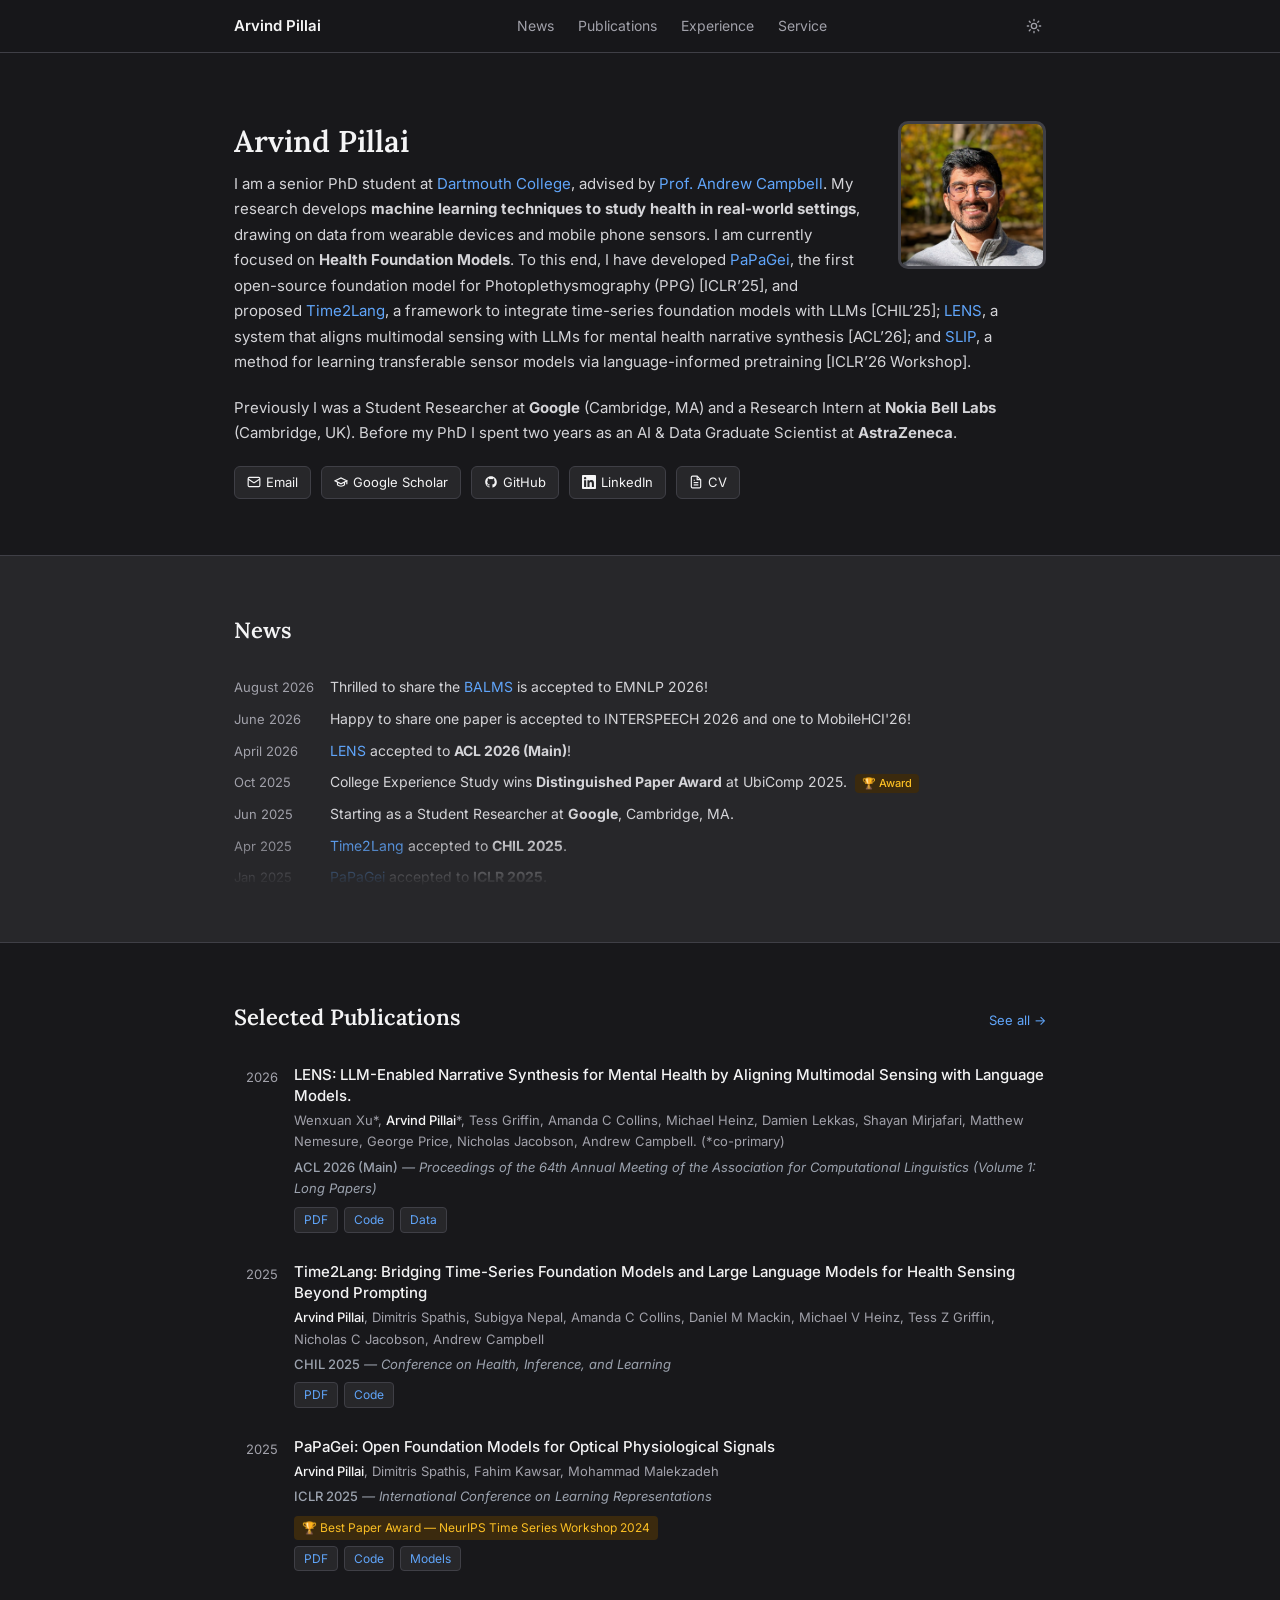
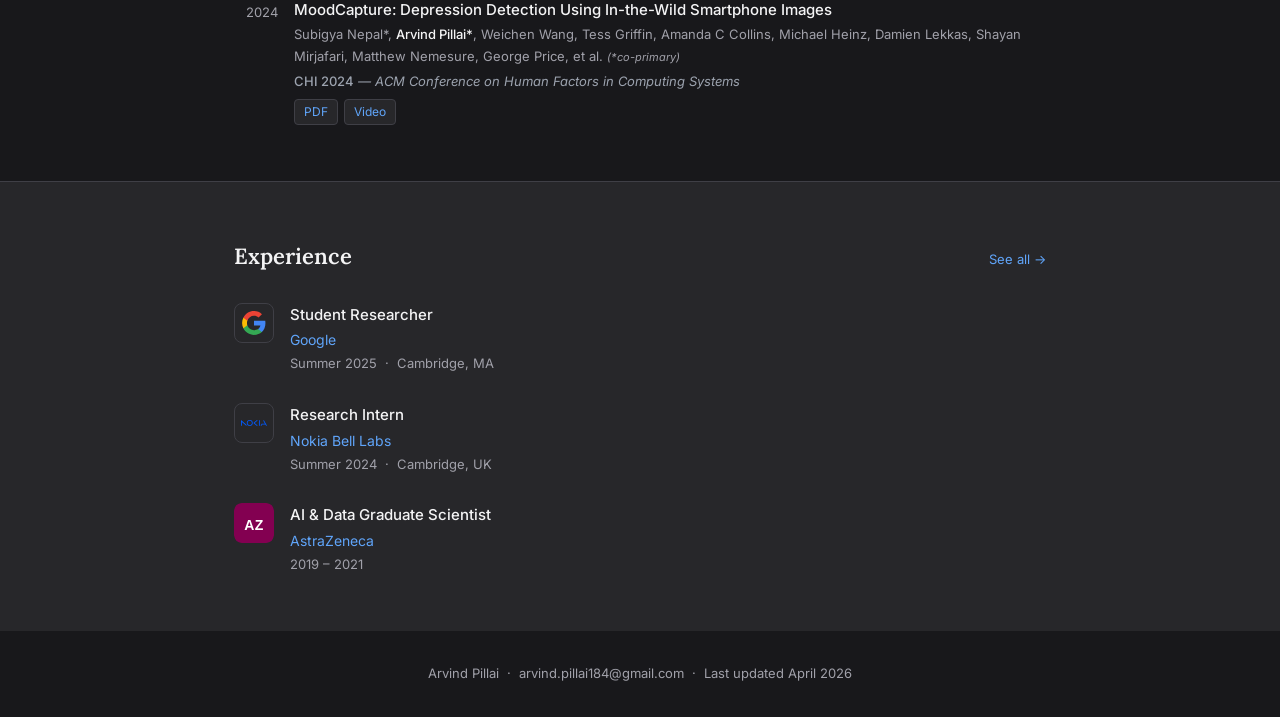
<file: index.html>
<!DOCTYPE html>
<html lang="en">
<head>
  <meta charset="UTF-8" />
  <meta name="viewport" content="width=device-width, initial-scale=1.0" />
  <title>Arvind Pillai</title>
  <link rel="preconnect" href="https://fonts.googleapis.com" />
  <link rel="preconnect" href="https://fonts.gstatic.com" crossorigin />
  <link href="https://fonts.googleapis.com/css2?family=Inter:wght@300;400;500;600&family=Lora:ital,wght@0,400;0,600;1,400&display=swap" rel="stylesheet" />
  <link rel="stylesheet" href="style.css" />
  <script>(function(){var t=localStorage.getItem('theme')||'dark';document.documentElement.setAttribute('data-theme',t);})();</script>
</head>
<body>

<!-- Navigation -->
<nav>
  <div class="nav-inner">
    <a class="nav-name" href="#about">Arvind Pillai</a>
    <div class="nav-links">
      <a href="#news">News</a>
      <a href="publications.html">Publications</a>
      <a href="experience.html">Experience</a>
      <a href="service.html">Service</a>
    </div>
    <button class="theme-toggle" id="theme-toggle" aria-label="Toggle light/dark mode">
      <svg class="icon-sun" width="16" height="16" viewBox="0 0 24 24" fill="none" stroke="currentColor" stroke-width="2" stroke-linecap="round" stroke-linejoin="round"><circle cx="12" cy="12" r="4"/><path d="M12 2v2M12 20v2M4.93 4.93l1.41 1.41M17.66 17.66l1.41 1.41M2 12h2M20 12h2M4.93 19.07l1.41-1.41M17.66 6.34l1.41-1.41"/></svg>
      <svg class="icon-moon" width="16" height="16" viewBox="0 0 24 24" fill="none" stroke="currentColor" stroke-width="2" stroke-linecap="round" stroke-linejoin="round"><path d="M21 12.79A9 9 0 1 1 11.21 3 7 7 0 0 0 21 12.79z"/></svg>
    </button>
  </div>
</nav>

<!-- About -->
<section id="about">
  <div class="container">
    <div class="hero">
      <div class="hero-photo">
        <img src="assets/arvind.jpg" alt="Arvind Pillai" />
      </div>
      <div class="hero-info">
        <h1>Arvind Pillai</h1>
<p class="hero-bio">
          I am a senior PhD student at <a href="https://home.dartmouth.edu" class="accent-link">Dartmouth College</a>,
          advised by <a href="https://www.cs.dartmouth.edu/~campbell/" class="accent-link">Prof. Andrew Campbell</a>.
          My research develops <strong>machine learning techniques to study health in real-world settings</strong>,
          drawing on data from wearable devices and mobile phone sensors. I am currently focused on <strong>Health Foundation Models</strong>.
          To this end, I have developed <a href="https://arxiv.org/abs/2410.20542" class="accent-link">PaPaGei</a>,
          the first open-source foundation model for Photoplethysmography (PPG) [ICLR’25], and proposed <a href="https://arxiv.org/abs/2502.07608" class="accent-link">Time2Lang</a>, a framework to integrate time-series foundation models with LLMs [CHIL’25]; <a href="https://arxiv.org/abs/2512.23025" class="accent-link">LENS</a>, a system that aligns multimodal sensing with LLMs for mental health narrative synthesis [ACL’26]; and <a href="https://arxiv.org/abs/2603.11950" class="accent-link">SLIP</a>, a method for learning transferable sensor models via language-informed pretraining [ICLR’26 Workshop].
        </p>
        <p class="hero-bio" style="margin-bottom:20px">
          Previously I was a Student Researcher at <strong>Google</strong> (Cambridge, MA) and
          a Research Intern at <strong>Nokia Bell Labs</strong> (Cambridge, UK).
          Before my PhD I spent two years as an AI &amp; Data Graduate Scientist at <strong>AstraZeneca</strong>.
        </p>
        <div class="hero-links">
          <a href="mailto:arvind.pillai184@gmail.com">
            <svg width="14" height="14" viewBox="0 0 24 24" fill="none" stroke="currentColor" stroke-width="2"><rect x="2" y="4" width="20" height="16" rx="2"/><path d="m22 7-8.97 5.7a1.94 1.94 0 0 1-2.06 0L2 7"/></svg>
            Email
          </a>
          <a href="https://scholar.google.com/citations?user=XvaYhvEAAAAJ" target="_blank">
            <svg width="14" height="14" viewBox="0 0 24 24" fill="none" stroke="currentColor" stroke-width="2"><path d="M22 10v6M2 10l10-5 10 5-10 5z"/><path d="M6 12v5c3 3 9 3 12 0v-5"/></svg>
            Google Scholar
          </a>
          <a href="https://github.com/arvind1609" target="_blank">
            <svg width="14" height="14" viewBox="0 0 24 24" fill="currentColor"><path d="M12 2C6.477 2 2 6.484 2 12.017c0 4.425 2.865 8.18 6.839 9.504.5.092.682-.217.682-.483 0-.237-.008-.868-.013-1.703-2.782.605-3.369-1.343-3.369-1.343-.454-1.158-1.11-1.466-1.11-1.466-.908-.62.069-.608.069-.608 1.003.07 1.531 1.032 1.531 1.032.892 1.53 2.341 1.088 2.91.832.092-.647.35-1.088.636-1.338-2.22-.253-4.555-1.113-4.555-4.951 0-1.093.39-1.988 1.029-2.688-.103-.253-.446-1.272.098-2.65 0 0 .84-.27 2.75 1.026A9.564 9.564 0 0 1 12 6.844a9.59 9.59 0 0 1 2.504.337c1.909-1.296 2.747-1.027 2.747-1.027.546 1.379.202 2.398.1 2.651.64.7 1.028 1.595 1.028 2.688 0 3.848-2.339 4.695-4.566 4.943.359.309.678.92.678 1.855 0 1.338-.012 2.419-.012 2.747 0 .268.18.58.688.482A10.02 10.02 0 0 0 22 12.017C22 6.484 17.522 2 12 2z"/></svg>
            GitHub
          </a>
          <a href="https://linkedin.com/in/arvindpillai184" target="_blank">
            <svg width="14" height="14" viewBox="0 0 24 24" fill="currentColor"><path d="M20.447 20.452h-3.554v-5.569c0-1.328-.027-3.037-1.852-3.037-1.853 0-2.136 1.445-2.136 2.939v5.667H9.351V9h3.414v1.561h.046c.477-.9 1.637-1.85 3.37-1.85 3.601 0 4.267 2.37 4.267 5.455v6.286zM5.337 7.433a2.062 2.062 0 0 1-2.063-2.065 2.064 2.064 0 1 1 2.063 2.065zm1.782 13.019H3.555V9h3.564v11.452zM22.225 0H1.771C.792 0 0 .774 0 1.729v20.542C0 23.227.792 24 1.771 24h20.451C23.2 24 24 23.227 24 22.271V1.729C24 .774 23.2 0 22.222 0h.003z"/></svg>
            LinkedIn
          </a>
          <a href="assets/Arvind_CV_260909.pdf" target="_blank">
            <svg width="14" height="14" viewBox="0 0 24 24" fill="none" stroke="currentColor" stroke-width="2"><path d="M14 2H6a2 2 0 0 0-2 2v16a2 2 0 0 0 2 2h12a2 2 0 0 0 2-2V8z"/><polyline points="14 2 14 8 20 8"/><line x1="16" y1="13" x2="8" y2="13"/><line x1="16" y1="17" x2="8" y2="17"/><polyline points="10 9 9 9 8 9"/></svg>
            CV
          </a>
        </div>
      </div>
    </div>
  </div>
</section>

<!-- News -->
<section id="news">
  <div class="container">
    <h2>News</h2>
    <div class="news-scroll"><div class="news-list">
      <div class="news-item">
        <span class="news-date">August 2026</span>
        <span class="news-text">Thrilled to share the <a href="https://arxiv.org/abs/2608.27219">BALMS</a> is accepted to EMNLP 2026!</span>
      </div>
      <div class="news-item">
        <span class="news-date">June 2026</span>
        <span class="news-text">Happy to share one paper is accepted to INTERSPEECH 2026 and one to MobileHCI'26!</span>
      </div>
      <div class="news-item">
        <span class="news-date">April 2026</span>
        <span class="news-text"><a href="https://arxiv.org/abs/2512.23025">LENS</a> accepted to <strong>ACL 2026 (Main)</strong>!</span>
      </div>
      <div class="news-item">
        <span class="news-date">Oct 2025</span>
        <span class="news-text">College Experience Study wins <strong>Distinguished Paper Award</strong> at UbiComp 2025. <span class="badge badge-award">🏆 Award</span></span>
      </div>
      <div class="news-item">
        <span class="news-date">Jun 2025</span>
        <span class="news-text">Starting as a Student Researcher at <strong>Google</strong>, Cambridge, MA.</span>
      </div>
      <div class="news-item">
        <span class="news-date">Apr 2025</span>
        <span class="news-text"><a href="https://arxiv.org/abs/2502.07608">Time2Lang</a> accepted to <strong>CHIL 2025</strong>.</span>
      </div>
      <div class="news-item">
        <span class="news-date">Jan 2025</span>
        <span class="news-text"><a href="https://arxiv.org/abs/2410.20542">PaPaGei</a> accepted to <strong>ICLR 2025</strong>.</span>
      </div>
      <div class="news-item">
        <span class="news-date">Dec 2024</span>
        <span class="news-text"><a href="https://arxiv.org/abs/2410.20542">PaPaGei</a> wins <strong>Best Paper Award</strong> at the NeurIPS Time Series in the Age of Large Models Workshop. <span class="badge badge-award">🏆 Award</span></span>
      </div>
      <div class="news-item">
        <span class="news-date">Oct 2024</span>
        <span class="news-text"><a href="https://arxiv.org/abs/2410.20542">PaPaGei</a> foundation model released with paper, models, and code.</span>
      </div>
      <div class="news-item">
        <span class="news-date">Jun 2024</span>
        <span class="news-text">Interning at <strong>Nokia Bell Labs</strong>, Cambridge, UK.</span>
      </div>
      <div class="news-item">
        <span class="news-date">May 2024</span>
        <span class="news-text">Presented <a href="https://dl.acm.org/doi/full/10.1145/3613904.3642680">MoodCapture</a> at CHI 2024 in Honolulu.</span>
      </div>
    </div></div>
  </div>
</section>

<!-- Selected Publications -->
<section id="publications">
  <div class="container">
    <div class="section-header">
      <h2>Selected Publications</h2>
      <a class="see-all" href="publications.html">See all →</a>
    </div>
    <div class="pub-list">

      <!-- LENS -->
      <div class="pub">
        <span class="pub-year">2026</span>
        <div class="pub-body">
          <p class="pub-title">LENS: LLM-Enabled Narrative Synthesis for Mental Health by Aligning Multimodal Sensing with Language Models.</p>
          <p class="pub-authors">
            Wenxuan Xu*, <span class="me">Arvind Pillai</span>*, Tess Griffin, Amanda C Collins, Michael Heinz, Damien Lekkas, Shayan Mirjafari, Matthew
            Nemesure, George Price, Nicholas Jacobson, Andrew Campbell. (*co-primary)
          </p>
          <p class="pub-venue"><span class="venue-name">ACL 2026 (Main)</span> — Proceedings of the 64th Annual Meeting of the
            Association for Computational Linguistics (Volume 1: Long Papers)</p>
          <div class="pub-links">
            <a class="pub-link" href="https://arxiv.org/abs/2512.23025" target="_blank">PDF</a>
            <a class="pub-link" href="https://github.com/Wen-xuan-Xu/LENS" target="_blank">Code</a>
            <a class="pub-link" href="https://nda.nih.gov/edit_collection.html?id=3634" target="_blank">Data</a>
          </div>
        </div>
      </div>

      <!-- Time2Lang -->
      <div class="pub">
        <span class="pub-year">2025</span>
        <div class="pub-body">
          <p class="pub-title">Time2Lang: Bridging Time-Series Foundation Models and Large Language Models for Health Sensing Beyond Prompting</p>
          <p class="pub-authors">
            <span class="me">Arvind Pillai</span>, Dimitris Spathis, Subigya Nepal, Amanda C Collins, Daniel M Mackin, Michael V Heinz, Tess Z Griffin, Nicholas C Jacobson, Andrew Campbell
          </p>
          <p class="pub-venue"><span class="venue-name">CHIL 2025</span> — Conference on Health, Inference, and Learning</p>
          <div class="pub-links">
            <a class="pub-link" href="https://arxiv.org/abs/2502.07608" target="_blank">PDF</a>
            <a class="pub-link" href="https://github.com/arvind1609/time2lang" target="_blank">Code</a>
          </div>
        </div>
      </div>

      <!-- PaPaGei -->
      <div class="pub">
        <span class="pub-year">2025</span>
        <div class="pub-body">
          <p class="pub-title">PaPaGei: Open Foundation Models for Optical Physiological Signals</p>
          <p class="pub-authors">
            <span class="me">Arvind Pillai</span>, Dimitris Spathis, Fahim Kawsar, Mohammad Malekzadeh
          </p>
          <p class="pub-venue"><span class="venue-name">ICLR 2025</span> — International Conference on Learning Representations</p>
          <div class="pub-award">🏆 Best Paper Award — NeurIPS Time Series Workshop 2024</div>
          <div class="pub-links">
            <a class="pub-link" href="https://arxiv.org/abs/2410.20542" target="_blank">PDF</a>
            <a class="pub-link" href="https://github.com/Nokia-Bell-Labs/papagei-foundation-model" target="_blank">Code</a>
            <a class="pub-link" href="https://zenodo.org/records/13983110" target="_blank">Models</a>
          </div>
        </div>
      </div>

      <!-- MoodCapture -->
      <div class="pub">
        <span class="pub-year">2024</span>
        <div class="pub-body">
          <p class="pub-title">MoodCapture: Depression Detection Using In-the-Wild Smartphone Images</p>
          <p class="pub-authors">
            Subigya Nepal*, <span class="me">Arvind Pillai*</span>, Weichen Wang, Tess Griffin, Amanda C Collins, Michael Heinz, Damien Lekkas, Shayan Mirjafari, Matthew Nemesure, George Price, et al.
            <em style="font-size:11px;color:var(--muted)">(*co-primary)</em>
          </p>
          <p class="pub-venue"><span class="venue-name">CHI 2024</span> — ACM Conference on Human Factors in Computing Systems</p>
          <div class="pub-links">
            <a class="pub-link" href="https://dl.acm.org/doi/full/10.1145/3613904.3642680" target="_blank">PDF</a>
            <a class="pub-link" href="https://www.youtube.com/watch?v=RYbqiNaPw-M" target="_blank">Video</a>
          </div>
        </div>
      </div>

    </div>
  </div>
</section>

<!-- Experience -->
<section id="experience">
  <div class="container">
    <div class="section-header">
      <h2>Experience</h2>
      <a class="see-all" href="experience.html">See all →</a>
    </div>
    <div class="exp-list">

      <div class="exp">
        <div class="exp-logo">
          <img src="assets/google.svg" alt="Google" />
        </div>
        <div class="exp-body">
          <p class="exp-role">Student Researcher</p>
          <p class="exp-org">Google</p>
          <p class="exp-meta">Summer 2025 &nbsp;·&nbsp; Cambridge, MA</p>
        </div>
      </div>

      <div class="exp">
        <div class="exp-logo">
          <img src="assets/nokia.svg" alt="Nokia Bell Labs" />
        </div>
        <div class="exp-body">
          <p class="exp-role">Research Intern</p>
          <p class="exp-org">Nokia Bell Labs</p>
          <p class="exp-meta">Summer 2024 &nbsp;·&nbsp; Cambridge, UK</p>
        </div>
      </div>

      <div class="exp">
        <div class="exp-logo" style="padding:0;border:none;background:none;">
          <img src="assets/astrazeneca.svg" alt="AstraZeneca" style="padding:0;border-radius:7px;" />
        </div>
        <div class="exp-body">
          <p class="exp-role">AI &amp; Data Graduate Scientist</p>
          <p class="exp-org">AstraZeneca</p>
          <p class="exp-meta">2019 – 2021</p>
        </div>
      </div>

    </div>
  </div>
</section>

<footer>
  <p>
    Arvind Pillai &nbsp;·&nbsp;
    <a href="mailto:arvind.pillai184@gmail.com">arvind.pillai184@gmail.com</a>
    &nbsp;·&nbsp;
    Last updated April 2026
  </p>
</footer>

<script>
  document.getElementById('theme-toggle').addEventListener('click', function() {
    var html = document.documentElement;
    var next = html.getAttribute('data-theme') === 'light' ? 'dark' : 'light';
    html.setAttribute('data-theme', next);
    localStorage.setItem('theme', next);
  });
</script>
</body>
</html>
</file>
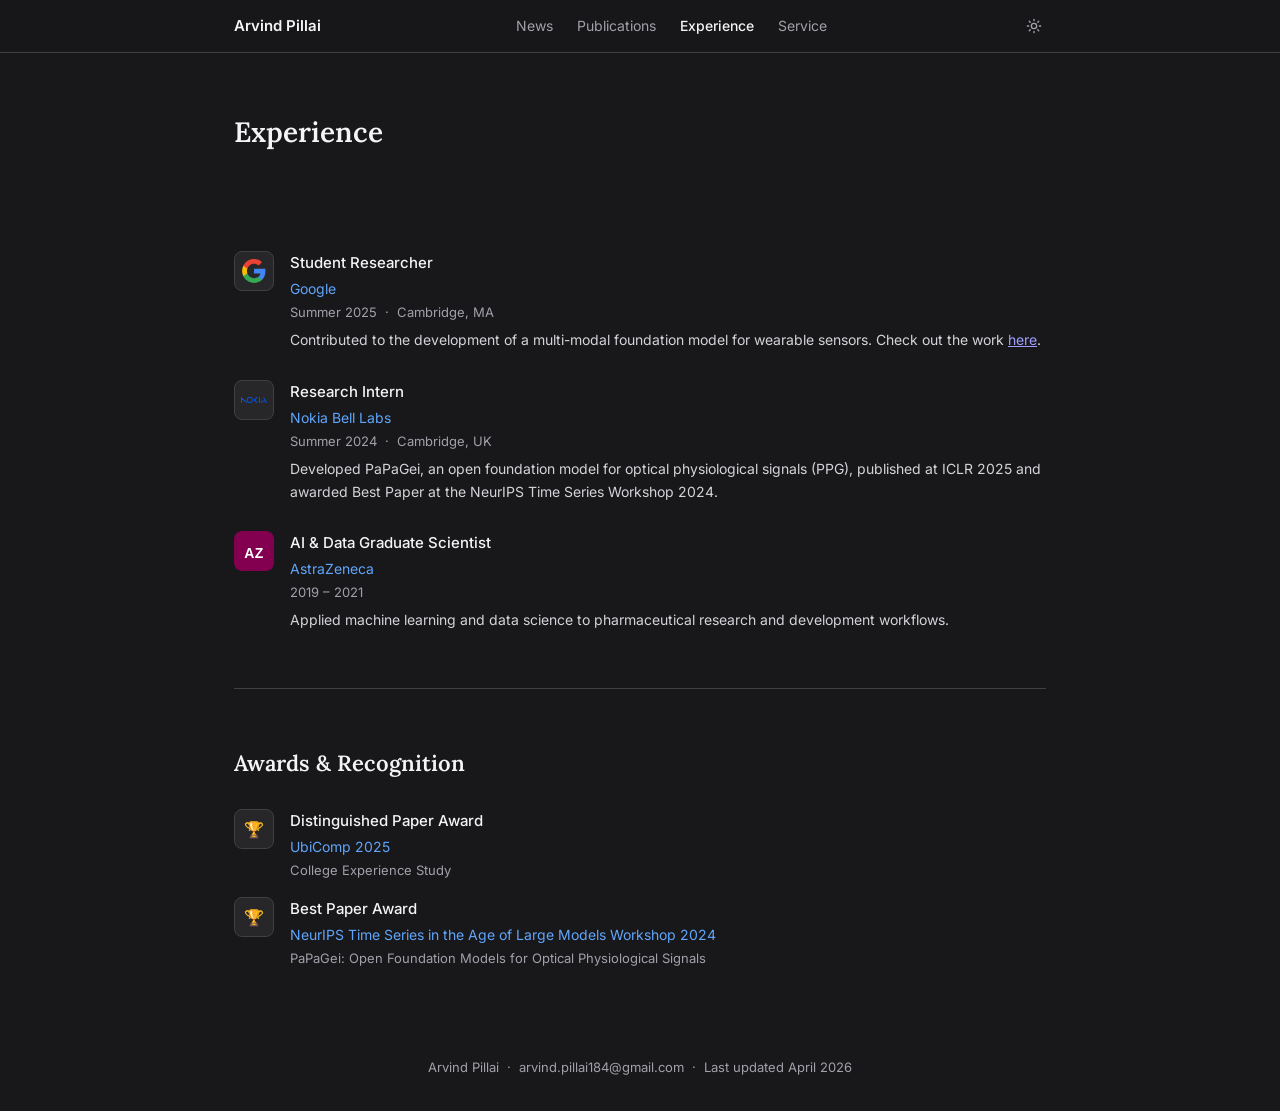
<file: experience.html>
<!DOCTYPE html>
<html lang="en">
<head>
  <meta charset="UTF-8" />
  <meta name="viewport" content="width=device-width, initial-scale=1.0" />
  <title>Experience — Arvind Pillai</title>
  <link rel="preconnect" href="https://fonts.googleapis.com" />
  <link rel="preconnect" href="https://fonts.gstatic.com" crossorigin />
  <link href="https://fonts.googleapis.com/css2?family=Inter:wght@300;400;500;600&family=Lora:ital,wght@0,400;0,600;1,400&display=swap" rel="stylesheet" />
  <link rel="stylesheet" href="style.css" />
  <script>(function(){var t=localStorage.getItem('theme')||'dark';document.documentElement.setAttribute('data-theme',t);})();</script>
</head>
<body>

<nav>
  <div class="nav-inner">
    <a class="nav-name" href="index.html">Arvind Pillai</a>
    <div class="nav-links">
      <a href="index.html#news">News</a>
      <a href="publications.html">Publications</a>
      <a href="experience.html" class="active">Experience</a>
      <a href="service.html">Service</a>
    </div>
    <button class="theme-toggle" id="theme-toggle" aria-label="Toggle light/dark mode">
      <svg class="icon-sun" width="16" height="16" viewBox="0 0 24 24" fill="none" stroke="currentColor" stroke-width="2" stroke-linecap="round" stroke-linejoin="round"><circle cx="12" cy="12" r="4"/><path d="M12 2v2M12 20v2M4.93 4.93l1.41 1.41M17.66 17.66l1.41 1.41M2 12h2M20 12h2M4.93 19.07l1.41-1.41M17.66 6.34l1.41-1.41"/></svg>
      <svg class="icon-moon" width="16" height="16" viewBox="0 0 24 24" fill="none" stroke="currentColor" stroke-width="2" stroke-linecap="round" stroke-linejoin="round"><path d="M21 12.79A9 9 0 1 1 11.21 3 7 7 0 0 0 21 12.79z"/></svg>
    </button>
  </div>
</nav>

<div class="container">
  <h1 class="page-title">Experience</h1>

  <section>
    <div class="exp-list">

      <div class="exp">
        <div class="exp-logo">
          <img src="assets/google.svg" alt="Google" />
        </div>
        <div class="exp-body">
          <p class="exp-role">Student Researcher</p>
          <p class="exp-org">Google</p>
          <p class="exp-meta">Summer 2025 &nbsp;·&nbsp; Cambridge, MA</p>
          <div class="exp-desc">
            Contributed to the development of a multi-modal foundation model for wearable sensors. Check out the work <a href="https://arxiv.org/abs/2605.09173" target="_blank">here</a>.
          </div>
        </div>
      </div>

      <div class="exp">
        <div class="exp-logo">
          <img src="assets/nokia.svg" alt="Nokia Bell Labs" />
        </div>
        <div class="exp-body">
          <p class="exp-role">Research Intern</p>
          <p class="exp-org">Nokia Bell Labs</p>
          <p class="exp-meta">Summer 2024 &nbsp;·&nbsp; Cambridge, UK</p>
          <div class="exp-desc">
            Developed PaPaGei, an open foundation model for optical physiological signals (PPG),
            published at ICLR 2025 and awarded Best Paper at the NeurIPS Time Series Workshop 2024.
          </div>
        </div>
      </div>

      <div class="exp">
        <div class="exp-logo" style="padding:0;border:none;background:none;">
          <img src="assets/astrazeneca.svg" alt="AstraZeneca" style="padding:0;border-radius:7px;" />
        </div>
        <div class="exp-body">
          <p class="exp-role">AI &amp; Data Graduate Scientist</p>
          <p class="exp-org">AstraZeneca</p>
          <p class="exp-meta">2019 – 2021</p>
          <div class="exp-desc">
            Applied machine learning and data science to pharmaceutical research and development workflows.
          </div>
        </div>
      </div>

    </div>
  </section>

  <!-- Awards -->
  <section>
    <h2>Awards &amp; Recognition</h2>
    <div class="exp-list" style="gap:16px">

      <div class="exp">
        <div class="exp-logo" style="font-size:16px">🏆</div>
        <div class="exp-body">
          <p class="exp-role">Distinguished Paper Award</p>
          <p class="exp-org">UbiComp 2025</p>
          <p class="exp-meta">College Experience Study</p>
        </div>
      </div>

      <div class="exp">
        <div class="exp-logo" style="font-size:16px">🏆</div>
        <div class="exp-body">
          <p class="exp-role">Best Paper Award</p>
          <p class="exp-org">NeurIPS Time Series in the Age of Large Models Workshop 2024</p>
          <p class="exp-meta">PaPaGei: Open Foundation Models for Optical Physiological Signals</p>
        </div>
      </div>

    </div>
  </section>

</div>

<footer>
  <p>
    Arvind Pillai &nbsp;·&nbsp;
    <a href="mailto:arvind.pillai184@gmail.com">arvind.pillai184@gmail.com</a>
    &nbsp;·&nbsp;
    Last updated April 2026
  </p>
</footer>

<script>
  document.getElementById('theme-toggle').addEventListener('click', function() {
    var html = document.documentElement;
    var next = html.getAttribute('data-theme') === 'light' ? 'dark' : 'light';
    html.setAttribute('data-theme', next);
    localStorage.setItem('theme', next);
  });
</script>
</body>
</html>
</file>
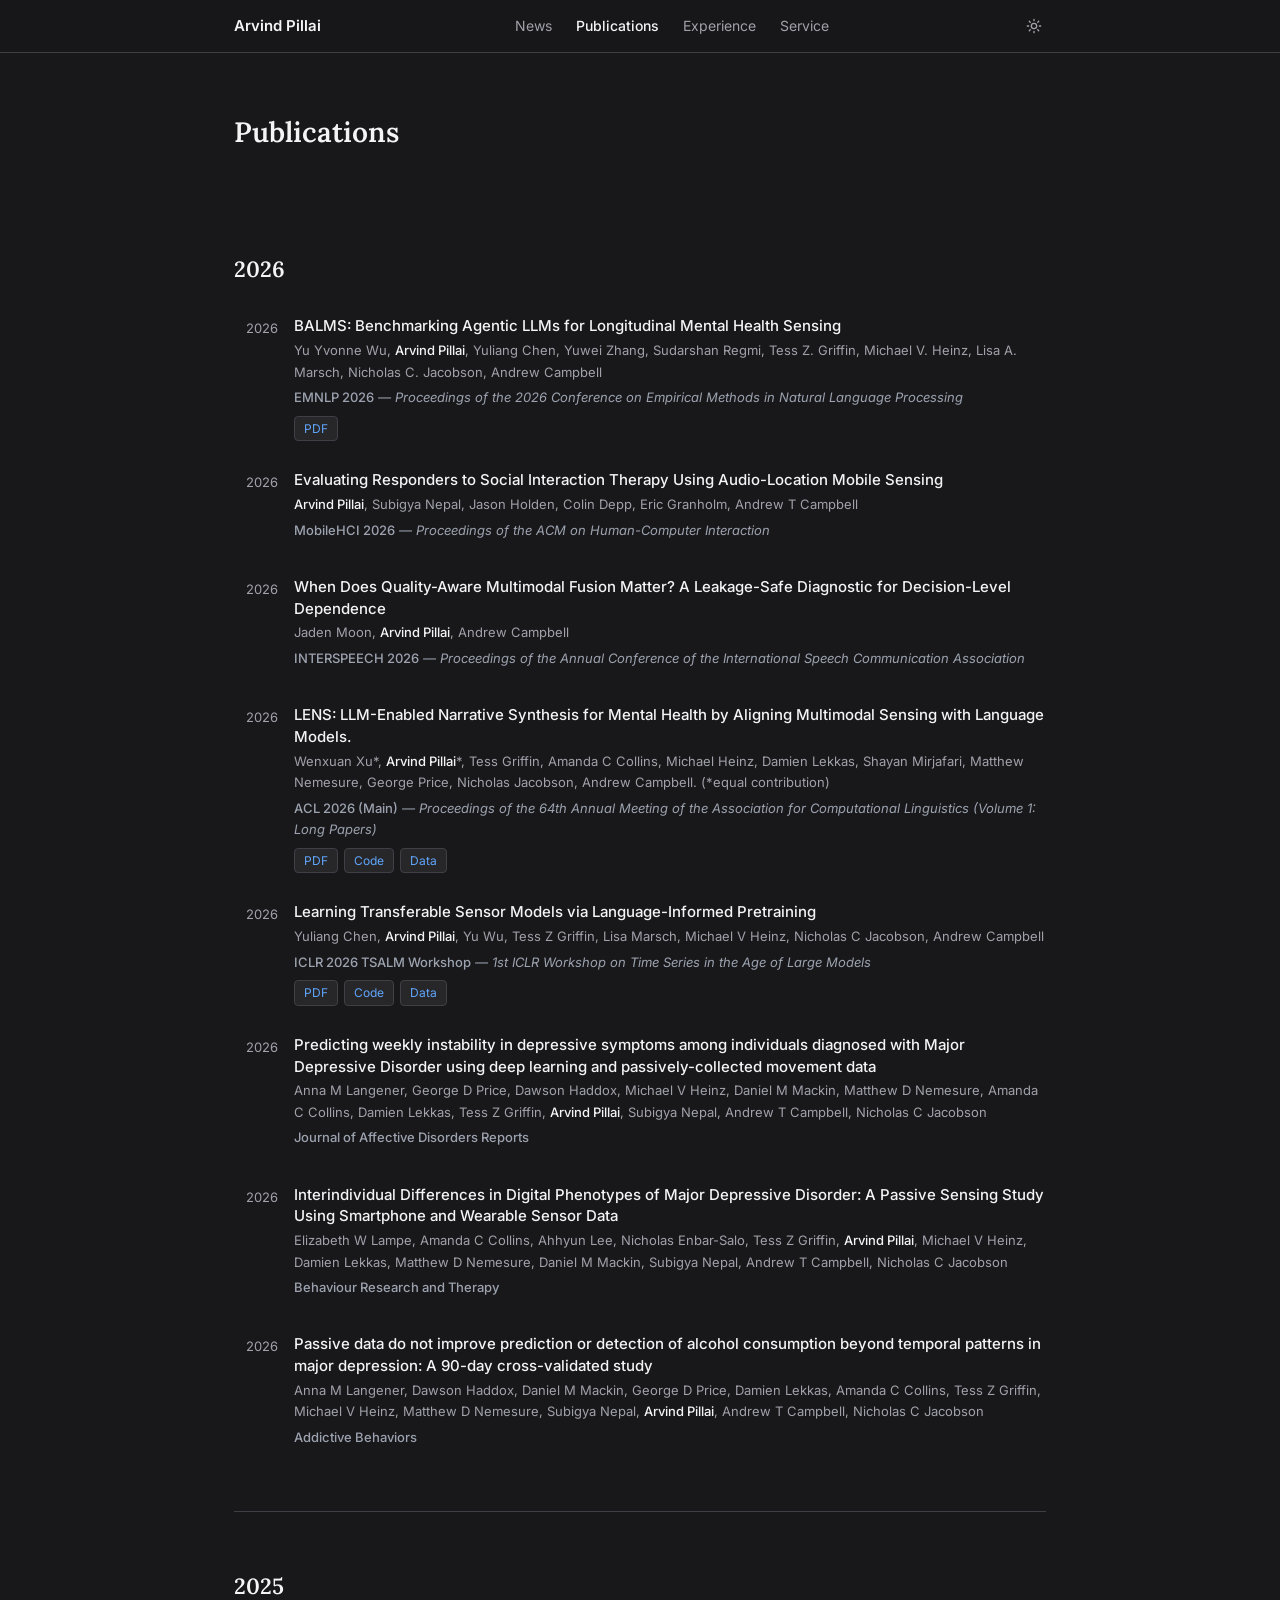
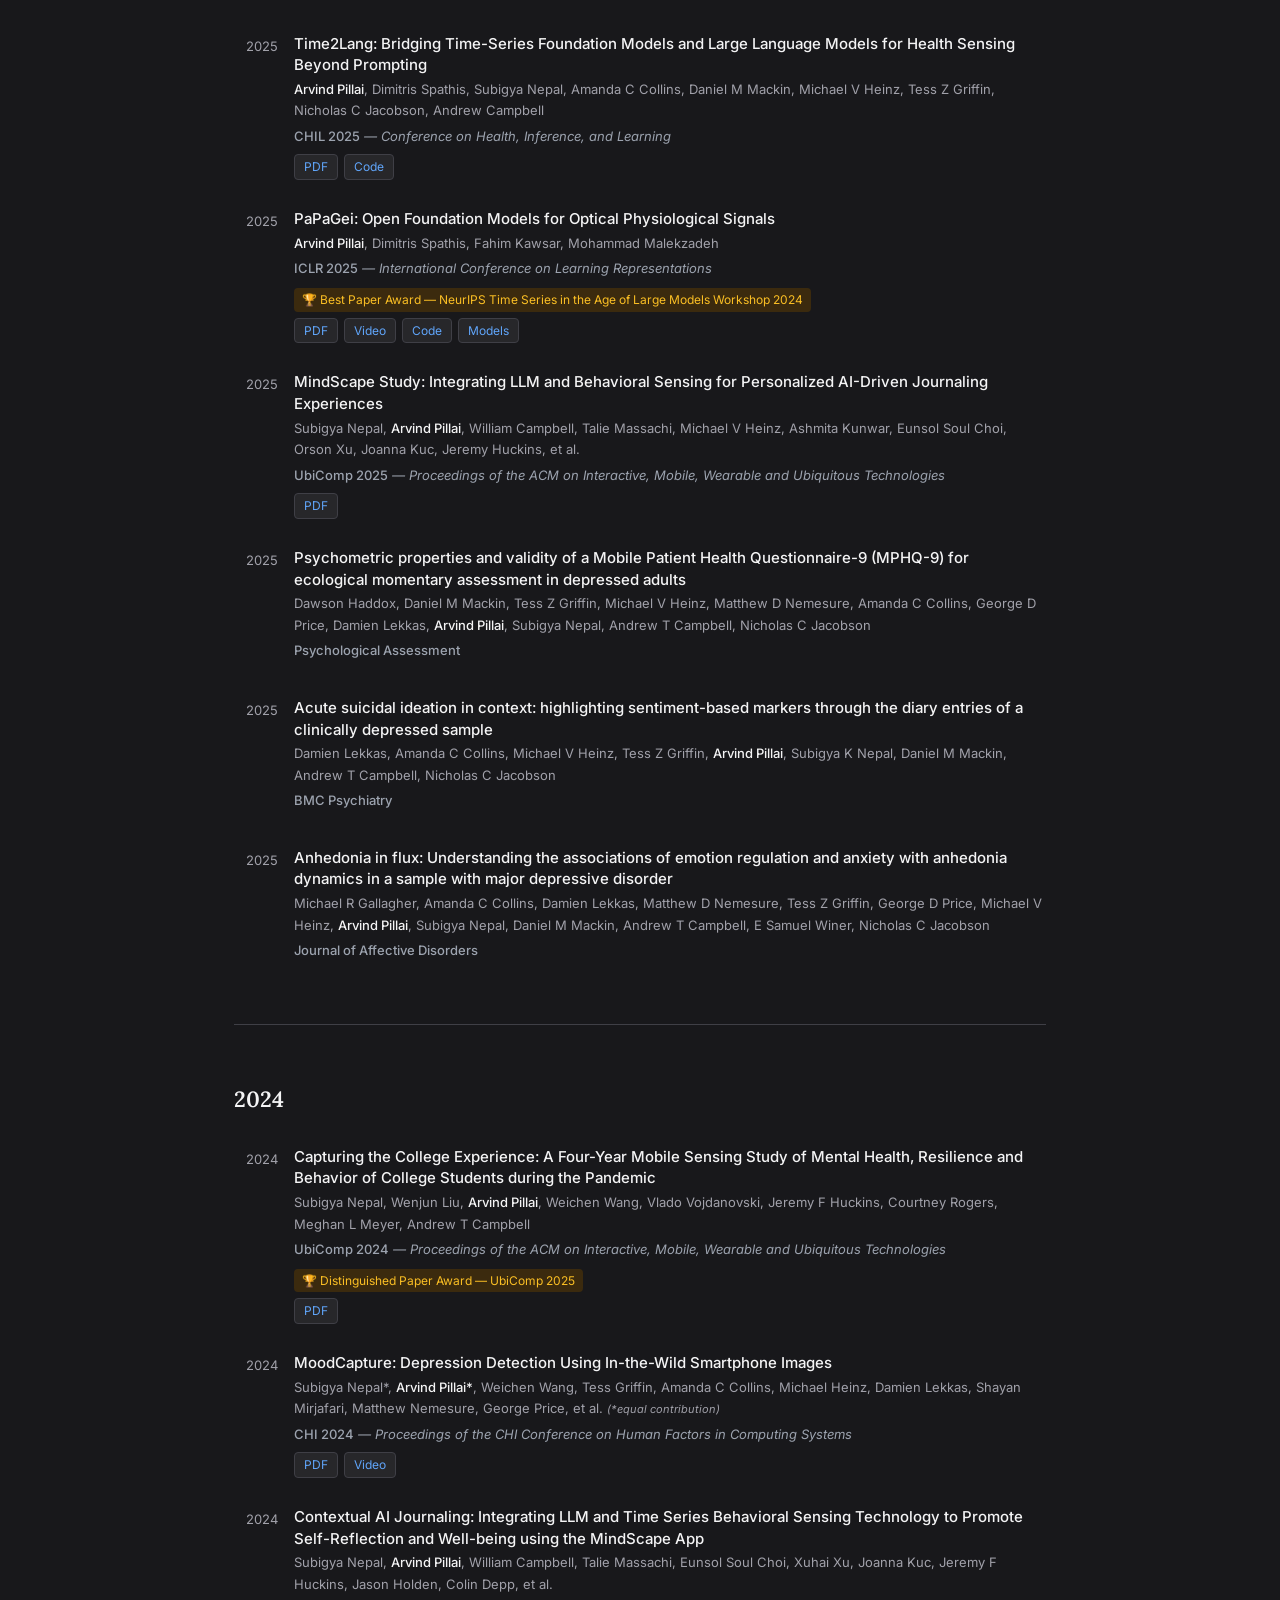
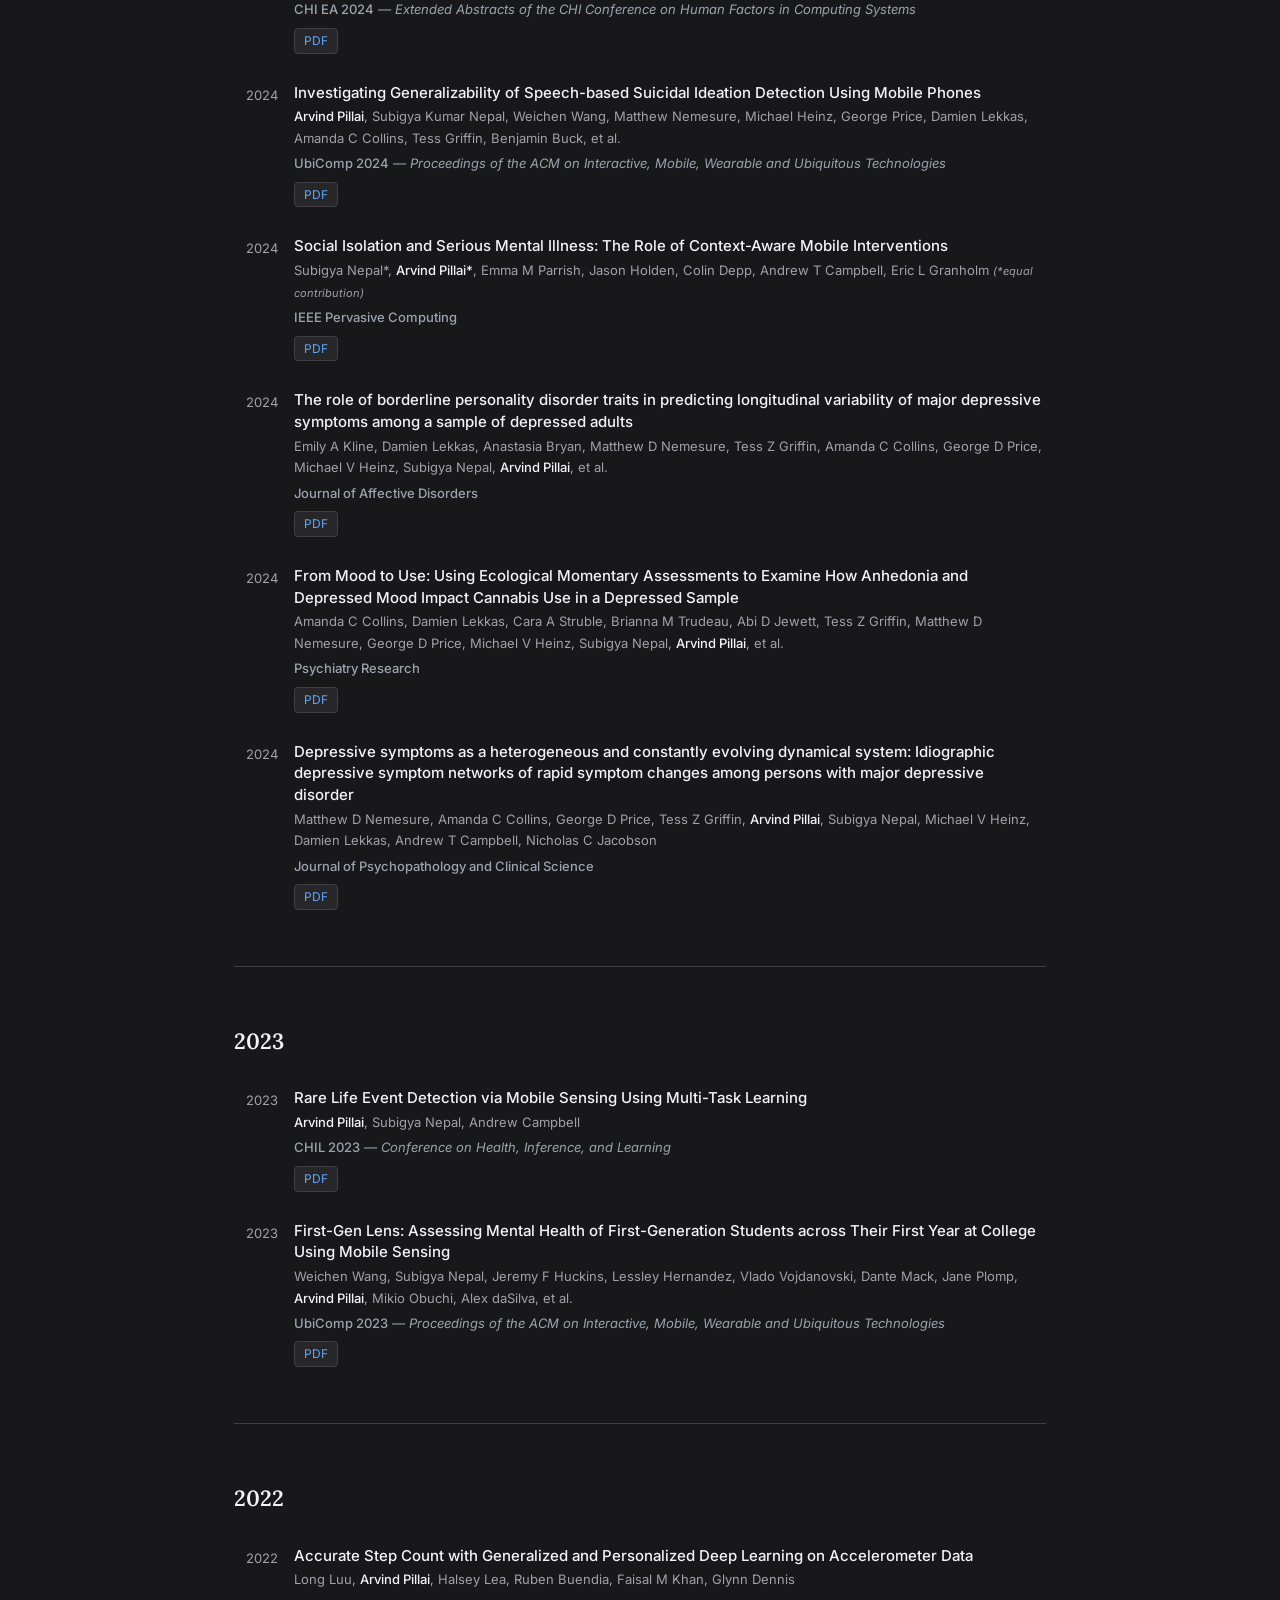
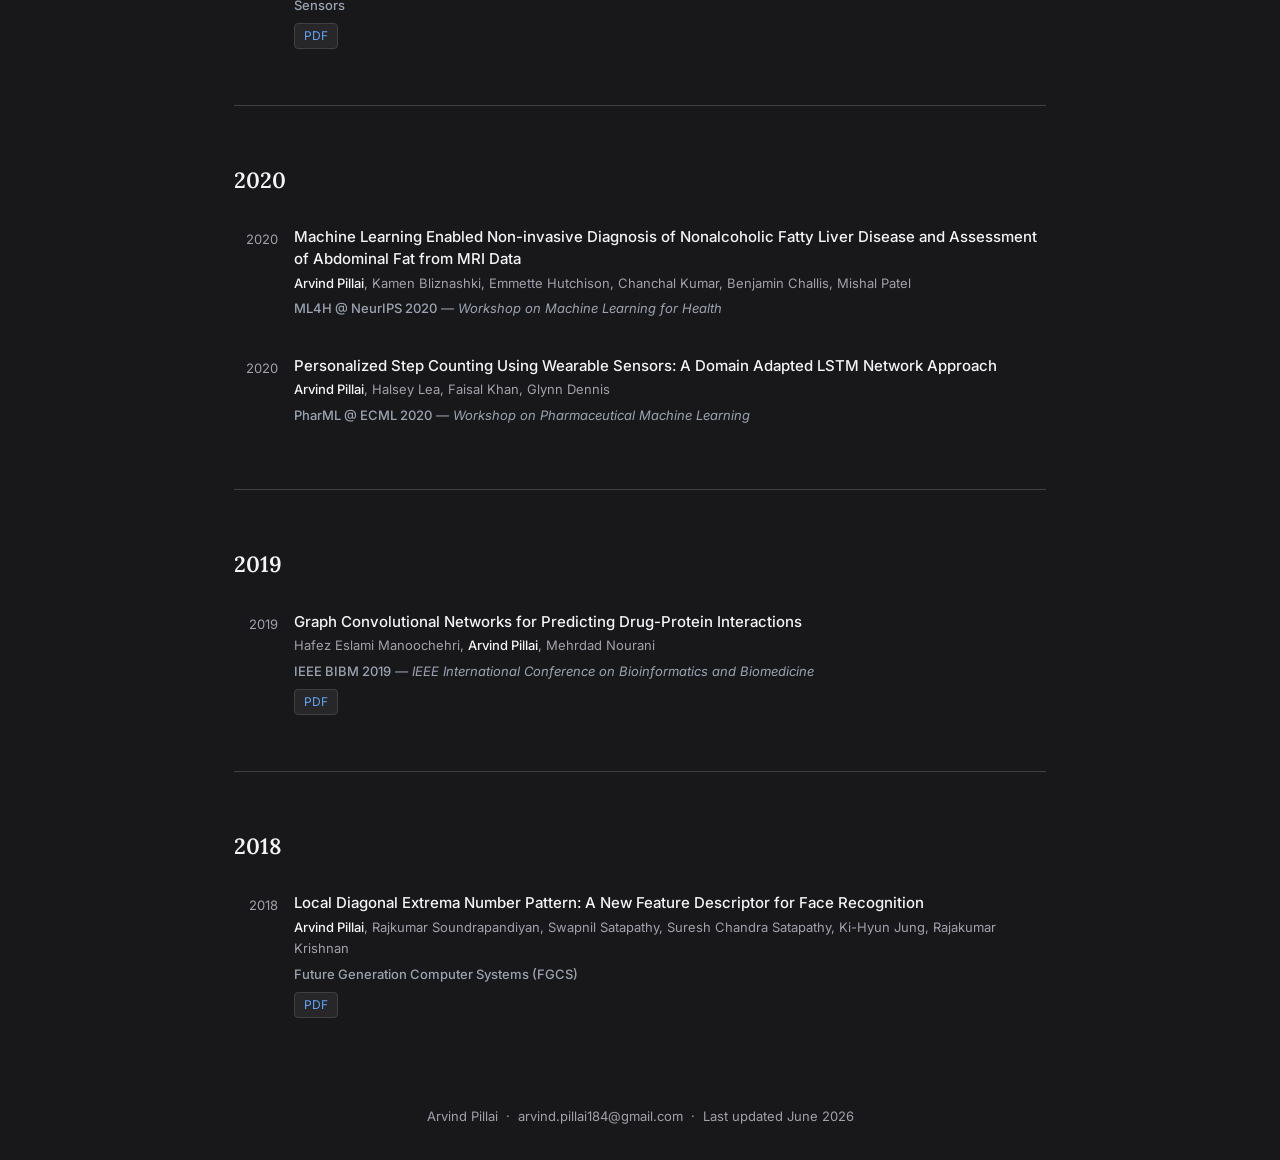
<file: publications.html>
<!DOCTYPE html>
<html lang="en">
<head>
  <meta charset="UTF-8" />
  <meta name="viewport" content="width=device-width, initial-scale=1.0" />
  <title>Publications — Arvind Pillai</title>
  <link rel="preconnect" href="https://fonts.googleapis.com" />
  <link rel="preconnect" href="https://fonts.gstatic.com" crossorigin />
  <link href="https://fonts.googleapis.com/css2?family=Inter:wght@300;400;500;600&family=Lora:ital,wght@0,400;0,600;1,400&display=swap" rel="stylesheet" />
  <link rel="stylesheet" href="style.css" />
  <script>(function(){var t=localStorage.getItem('theme')||'dark';document.documentElement.setAttribute('data-theme',t);})();</script>
</head>
<body>

<nav>
  <div class="nav-inner">
    <a class="nav-name" href="index.html">Arvind Pillai</a>
    <div class="nav-links">
      <a href="index.html#news">News</a>
      <a href="publications.html" class="active">Publications</a>
      <a href="experience.html">Experience</a>
      <a href="service.html">Service</a>
    </div>
    <button class="theme-toggle" id="theme-toggle" aria-label="Toggle light/dark mode">
      <svg class="icon-sun" width="16" height="16" viewBox="0 0 24 24" fill="none" stroke="currentColor" stroke-width="2" stroke-linecap="round" stroke-linejoin="round"><circle cx="12" cy="12" r="4"/><path d="M12 2v2M12 20v2M4.93 4.93l1.41 1.41M17.66 17.66l1.41 1.41M2 12h2M20 12h2M4.93 19.07l1.41-1.41M17.66 6.34l1.41-1.41"/></svg>
      <svg class="icon-moon" width="16" height="16" viewBox="0 0 24 24" fill="none" stroke="currentColor" stroke-width="2" stroke-linecap="round" stroke-linejoin="round"><path d="M21 12.79A9 9 0 1 1 11.21 3 7 7 0 0 0 21 12.79z"/></svg>
    </button>
  </div>
</nav>

<div class="container">
  <h1 class="page-title">Publications</h1>

  <!-- 2026 -->
  <section>
    <h2>2026</h2>
    <div class="pub-list">

      <div class="pub">
        <span class="pub-year">2026</span>
        <div class="pub-body">
          <p class="pub-title">BALMS: Benchmarking Agentic LLMs for Longitudinal Mental Health Sensing          </p>
          <p class="pub-authors">
            Yu Yvonne Wu, <span class="me">Arvind Pillai</span>, Yuliang Chen, Yuwei Zhang, Sudarshan Regmi, Tess Z. Griffin, Michael V. Heinz, Lisa A. Marsch, Nicholas C. Jacobson, Andrew Campbell
          </p>
          <p class="pub-venue"><span class="venue-name">EMNLP 2026</span> — Proceedings of the 2026 Conference on Empirical Methods in Natural Language Processing</p>
          <div class="pub-links">
            <a class="pub-link" href="https://arxiv.org/abs/2608.27219" target="_blank">PDF</a>
          </div>
        </div>
      </div>

      <div class="pub">
        <span class="pub-year">2026</span>
        <div class="pub-body">
          <p class="pub-title">Evaluating Responders to Social Interaction Therapy Using Audio-Location Mobile Sensing</p>
          <p class="pub-authors">
            <span class="me">Arvind Pillai</span>, Subigya Nepal, Jason Holden, Colin Depp, Eric Granholm, Andrew T Campbell
          </p>
          <p class="pub-venue"><span class="venue-name">MobileHCI 2026</span> — Proceedings of the ACM on Human-Computer Interaction</p>
        </div>
      </div>

      <div class="pub">
        <span class="pub-year">2026</span>
        <div class="pub-body">
          <p class="pub-title">When Does Quality-Aware Multimodal Fusion Matter? A Leakage-Safe Diagnostic for Decision-Level Dependence</p>
          <p class="pub-authors">
            Jaden Moon, <span class="me">Arvind Pillai</span>, Andrew Campbell
          </p>
          <p class="pub-venue"><span class="venue-name">INTERSPEECH 2026</span> — Proceedings of the Annual Conference of the International Speech Communication Association</p>
        </div>
      </div>

      <div class="pub">
        <span class="pub-year">2026</span>
        <div class="pub-body">
          <p class="pub-title">LENS: LLM-Enabled Narrative Synthesis for Mental Health by Aligning Multimodal Sensing with Language Models.</p>
          <p class="pub-authors">
            Wenxuan Xu*, <span class="me">Arvind Pillai</span>*, Tess Griffin, Amanda C Collins, Michael Heinz, Damien Lekkas, Shayan Mirjafari, Matthew
            Nemesure, George Price, Nicholas Jacobson, Andrew Campbell. (*equal contribution)
          </p>
          <p class="pub-venue"><span class="venue-name">ACL 2026 (Main)</span> — Proceedings of the 64th Annual Meeting of the
            Association for Computational Linguistics (Volume 1: Long Papers)</p>
          <div class="pub-links">
            <a class="pub-link" href="https://arxiv.org/abs/2512.23025" target="_blank">PDF</a>
            <a class="pub-link" href="https://github.com/Wen-xuan-Xu/LENS" target="_blank">Code</a>
            <a class="pub-link" href="https://nda.nih.gov/edit_collection.html?id=3634" target="_blank">Data</a>
          </div>
        </div>
      </div>

      <div class="pub">
        <span class="pub-year">2026</span>
        <div class="pub-body">
          <p class="pub-title">Learning Transferable Sensor Models via Language-Informed Pretraining</p>
          <p class="pub-authors">
            Yuliang Chen, <span class="me">Arvind Pillai</span>, Yu Wu, Tess Z Griffin, Lisa Marsch, Michael V Heinz, Nicholas C Jacobson, Andrew Campbell
          </p>
          <p class="pub-venue"><span class="venue-name">ICLR 2026 TSALM Workshop</span> — 1st ICLR Workshop on Time Series in the Age of Large Models</p>
          <div class="pub-links">
            <a class="pub-link" href="https://arxiv.org/abs/2603.11950" target="_blank">PDF</a>
            <a class="pub-link" href="https://github.com/yuc0805/SLIP" target="_blank">Code</a>
            <a class="pub-link" href="https://huggingface.co/datasets/LeoChen085/SlipDataset" target="_blank">Data</a>
          </div>
        </div>
      </div>

      <div class="pub">
        <span class="pub-year">2026</span>
        <div class="pub-body">
          <p class="pub-title">Predicting weekly instability in depressive symptoms among individuals diagnosed with Major Depressive Disorder using deep learning and passively-collected movement data</p>
          <p class="pub-authors">
            Anna M Langener, George D Price, Dawson Haddox, Michael V Heinz, Daniel M Mackin, Matthew D Nemesure, Amanda C Collins, Damien Lekkas, Tess Z Griffin, <span class="me">Arvind Pillai</span>, Subigya Nepal, Andrew T Campbell, Nicholas C Jacobson
          </p>
          <p class="pub-venue"><span class="venue-name">Journal of Affective Disorders Reports</span></p>
        </div>
      </div>

      <div class="pub">
        <span class="pub-year">2026</span>
        <div class="pub-body">
          <p class="pub-title">Interindividual Differences in Digital Phenotypes of Major Depressive Disorder: A Passive Sensing Study Using Smartphone and Wearable Sensor Data</p>
          <p class="pub-authors">
            Elizabeth W Lampe, Amanda C Collins, Ahhyun Lee, Nicholas Enbar-Salo, Tess Z Griffin, <span class="me">Arvind Pillai</span>, Michael V Heinz, Damien Lekkas, Matthew D Nemesure, Daniel M Mackin, Subigya Nepal, Andrew T Campbell, Nicholas C Jacobson
          </p>
          <p class="pub-venue"><span class="venue-name">Behaviour Research and Therapy</span></p>
        </div>
      </div>

      <div class="pub">
        <span class="pub-year">2026</span>
        <div class="pub-body">
          <p class="pub-title">Passive data do not improve prediction or detection of alcohol consumption beyond temporal patterns in major depression: A 90-day cross-validated study</p>
          <p class="pub-authors">
            Anna M Langener, Dawson Haddox, Daniel M Mackin, George D Price, Damien Lekkas, Amanda C Collins, Tess Z Griffin, Michael V Heinz, Matthew D Nemesure, Subigya Nepal, <span class="me">Arvind Pillai</span>, Andrew T Campbell, Nicholas C Jacobson
          </p>
          <p class="pub-venue"><span class="venue-name">Addictive Behaviors</span></p>
        </div>
      </div>

    </div>
  </section>

  <!-- 2025 -->
  <section>
    <h2>2025</h2>
    <div class="pub-list">

      <div class="pub">
        <span class="pub-year">2025</span>
        <div class="pub-body">
          <p class="pub-title">Time2Lang: Bridging Time-Series Foundation Models and Large Language Models for Health Sensing Beyond Prompting</p>
          <p class="pub-authors">
            <span class="me">Arvind Pillai</span>, Dimitris Spathis, Subigya Nepal, Amanda C Collins, Daniel M Mackin, Michael V Heinz, Tess Z Griffin, Nicholas C Jacobson, Andrew Campbell
          </p>
          <p class="pub-venue"><span class="venue-name">CHIL 2025</span> — Conference on Health, Inference, and Learning</p>
          <div class="pub-links">
            <a class="pub-link" href="https://arxiv.org/abs/2502.07608" target="_blank">PDF</a>
            <a class="pub-link" href="https://github.com/arvind1609/time2lang" target="_blank">Code</a>
          </div>
        </div>
      </div>

      <div class="pub">
        <span class="pub-year">2025</span>
        <div class="pub-body">
          <p class="pub-title">PaPaGei: Open Foundation Models for Optical Physiological Signals</p>
          <p class="pub-authors">
            <span class="me">Arvind Pillai</span>, Dimitris Spathis, Fahim Kawsar, Mohammad Malekzadeh
          </p>
          <p class="pub-venue"><span class="venue-name">ICLR 2025</span> — International Conference on Learning Representations</p>
          <div class="pub-award">🏆 Best Paper Award — NeurIPS Time Series in the Age of Large Models Workshop 2024</div>
          <div class="pub-links">
            <a class="pub-link" href="https://arxiv.org/abs/2410.20542" target="_blank">PDF</a>
            <a class="pub-link" href="https://nips.cc/virtual/2024/102926" target="_blank">Video</a>
            <a class="pub-link" href="https://github.com/Nokia-Bell-Labs/papagei-foundation-model" target="_blank">Code</a>
            <a class="pub-link" href="https://zenodo.org/records/13983110" target="_blank">Models</a>
          </div>
        </div>
      </div>

      <div class="pub">
        <span class="pub-year">2025</span>
        <div class="pub-body">
          <p class="pub-title">MindScape Study: Integrating LLM and Behavioral Sensing for Personalized AI-Driven Journaling Experiences</p>
          <p class="pub-authors">
            Subigya Nepal, <span class="me">Arvind Pillai</span>, William Campbell, Talie Massachi, Michael V Heinz, Ashmita Kunwar, Eunsol Soul Choi, Orson Xu, Joanna Kuc, Jeremy Huckins, et al.
          </p>
          <p class="pub-venue"><span class="venue-name">UbiComp 2025</span> — Proceedings of the ACM on Interactive, Mobile, Wearable and Ubiquitous Technologies</p>
          <div class="pub-links">
            <a class="pub-link" href="https://dl.acm.org/doi/10.1145/3699761" target="_blank">PDF</a>
          </div>
        </div>
      </div>

      <div class="pub">
        <span class="pub-year">2025</span>
        <div class="pub-body">
          <p class="pub-title">Psychometric properties and validity of a Mobile Patient Health Questionnaire-9 (MPHQ-9) for ecological momentary assessment in depressed adults</p>
          <p class="pub-authors">
            Dawson Haddox, Daniel M Mackin, Tess Z Griffin, Michael V Heinz, Matthew D Nemesure, Amanda C Collins, George D Price, Damien Lekkas, <span class="me">Arvind Pillai</span>, Subigya Nepal, Andrew T Campbell, Nicholas C Jacobson
          </p>
          <p class="pub-venue"><span class="venue-name">Psychological Assessment</span></p>
        </div>
      </div>

      <div class="pub">
        <span class="pub-year">2025</span>
        <div class="pub-body">
          <p class="pub-title">Acute suicidal ideation in context: highlighting sentiment-based markers through the diary entries of a clinically depressed sample</p>
          <p class="pub-authors">
            Damien Lekkas, Amanda C Collins, Michael V Heinz, Tess Z Griffin, <span class="me">Arvind Pillai</span>, Subigya K Nepal, Daniel M Mackin, Andrew T Campbell, Nicholas C Jacobson
          </p>
          <p class="pub-venue"><span class="venue-name">BMC Psychiatry</span></p>
        </div>
      </div>

      <div class="pub">
        <span class="pub-year">2025</span>
        <div class="pub-body">
          <p class="pub-title">Anhedonia in flux: Understanding the associations of emotion regulation and anxiety with anhedonia dynamics in a sample with major depressive disorder</p>
          <p class="pub-authors">
            Michael R Gallagher, Amanda C Collins, Damien Lekkas, Matthew D Nemesure, Tess Z Griffin, George D Price, Michael V Heinz, <span class="me">Arvind Pillai</span>, Subigya Nepal, Daniel M Mackin, Andrew T Campbell, E Samuel Winer, Nicholas C Jacobson
          </p>
          <p class="pub-venue"><span class="venue-name">Journal of Affective Disorders</span></p>
        </div>
      </div>

    </div>
  </section>

  <!-- 2024 -->
  <section>
    <h2>2024</h2>
    <div class="pub-list">

      <div class="pub">
        <span class="pub-year">2024</span>
        <div class="pub-body">
          <p class="pub-title">Capturing the College Experience: A Four-Year Mobile Sensing Study of Mental Health, Resilience and Behavior of College Students during the Pandemic</p>
          <p class="pub-authors">
            Subigya Nepal, Wenjun Liu, <span class="me">Arvind Pillai</span>, Weichen Wang, Vlado Vojdanovski, Jeremy F Huckins, Courtney Rogers, Meghan L Meyer, Andrew T Campbell
          </p>
          <p class="pub-venue"><span class="venue-name">UbiComp 2024</span> — Proceedings of the ACM on Interactive, Mobile, Wearable and Ubiquitous Technologies</p>
          <div class="pub-award">🏆 Distinguished Paper Award — UbiComp 2025</div>
          <div class="pub-links">
            <a class="pub-link" href="https://dl.acm.org/doi/abs/10.1145/3643501" target="_blank">PDF</a>
          </div>
        </div>
      </div>

      <div class="pub">
        <span class="pub-year">2024</span>
        <div class="pub-body">
          <p class="pub-title">MoodCapture: Depression Detection Using In-the-Wild Smartphone Images</p>
          <p class="pub-authors">
            Subigya Nepal*, <span class="me">Arvind Pillai*</span>, Weichen Wang, Tess Griffin, Amanda C Collins, Michael Heinz, Damien Lekkas, Shayan Mirjafari, Matthew Nemesure, George Price, et al.
            <em style="font-size:11px;color:var(--muted)">(*equal contribution)</em>
          </p>
          <p class="pub-venue"><span class="venue-name">CHI 2024</span> — Proceedings of the CHI Conference on Human Factors in Computing Systems</p>
          <div class="pub-links">
            <a class="pub-link" href="https://dl.acm.org/doi/full/10.1145/3613904.3642680" target="_blank">PDF</a>
            <a class="pub-link" href="https://www.youtube.com/watch?v=RYbqiNaPw-M" target="_blank">Video</a>
          </div>
        </div>
      </div>

      <div class="pub">
        <span class="pub-year">2024</span>
        <div class="pub-body">
          <p class="pub-title">Contextual AI Journaling: Integrating LLM and Time Series Behavioral Sensing Technology to Promote Self-Reflection and Well-being using the MindScape App</p>
          <p class="pub-authors">
            Subigya Nepal, <span class="me">Arvind Pillai</span>, William Campbell, Talie Massachi, Eunsol Soul Choi, Xuhai Xu, Joanna Kuc, Jeremy F Huckins, Jason Holden, Colin Depp, et al.
          </p>
          <p class="pub-venue"><span class="venue-name">CHI EA 2024</span> — Extended Abstracts of the CHI Conference on Human Factors in Computing Systems</p>
          <div class="pub-links">
            <a class="pub-link" href="https://dl.acm.org/doi/full/10.1145/3613905.3650767" target="_blank">PDF</a>
          </div>
        </div>
      </div>

      <div class="pub">
        <span class="pub-year">2024</span>
        <div class="pub-body">
          <p class="pub-title">Investigating Generalizability of Speech-based Suicidal Ideation Detection Using Mobile Phones</p>
          <p class="pub-authors">
            <span class="me">Arvind Pillai</span>, Subigya Kumar Nepal, Weichen Wang, Matthew Nemesure, Michael Heinz, George Price, Damien Lekkas, Amanda C Collins, Tess Griffin, Benjamin Buck, et al.
          </p>
          <p class="pub-venue"><span class="venue-name">UbiComp 2024</span> — Proceedings of the ACM on Interactive, Mobile, Wearable and Ubiquitous Technologies</p>
          <div class="pub-links">
            <a class="pub-link" href="https://dl.acm.org/doi/abs/10.1145/3631452" target="_blank">PDF</a>
          </div>
        </div>
      </div>

      <div class="pub">
        <span class="pub-year">2024</span>
        <div class="pub-body">
          <p class="pub-title">Social Isolation and Serious Mental Illness: The Role of Context-Aware Mobile Interventions</p>
          <p class="pub-authors">
            Subigya Nepal*, <span class="me">Arvind Pillai*</span>, Emma M Parrish, Jason Holden, Colin Depp, Andrew T Campbell, Eric L Granholm
            <em style="font-size:11px;color:var(--muted)">(*equal contribution)</em>
          </p>
          <p class="pub-venue"><span class="venue-name">IEEE Pervasive Computing</span></p>
          <div class="pub-links">
            <a class="pub-link" href="https://ieeexplore.ieee.org/abstract/document/10485570" target="_blank">PDF</a>
          </div>
        </div>
      </div>

      <div class="pub">
        <span class="pub-year">2024</span>
        <div class="pub-body">
          <p class="pub-title">The role of borderline personality disorder traits in predicting longitudinal variability of major depressive symptoms among a sample of depressed adults</p>
          <p class="pub-authors">
            Emily A Kline, Damien Lekkas, Anastasia Bryan, Matthew D Nemesure, Tess Z Griffin, Amanda C Collins, George D Price, Michael V Heinz, Subigya Nepal, <span class="me">Arvind Pillai</span>, et al.
          </p>
          <p class="pub-venue"><span class="venue-name">Journal of Affective Disorders</span></p>
          <div class="pub-links">
            <a class="pub-link" href="https://pubmed.ncbi.nlm.nih.gov/39029689/" target="_blank">PDF</a>
          </div>
        </div>
      </div>

      <div class="pub">
        <span class="pub-year">2024</span>
        <div class="pub-body">
          <p class="pub-title">From Mood to Use: Using Ecological Momentary Assessments to Examine How Anhedonia and Depressed Mood Impact Cannabis Use in a Depressed Sample</p>
          <p class="pub-authors">
            Amanda C Collins, Damien Lekkas, Cara A Struble, Brianna M Trudeau, Abi D Jewett, Tess Z Griffin, Matthew D Nemesure, George D Price, Michael V Heinz, Subigya Nepal, <span class="me">Arvind Pillai</span>, et al.
          </p>
          <p class="pub-venue"><span class="venue-name">Psychiatry Research</span></p>
          <div class="pub-links">
            <a class="pub-link" href="https://www.sciencedirect.com/science/article/pii/S0165178124003950" target="_blank">PDF</a>
          </div>
        </div>
      </div>

      <div class="pub">
        <span class="pub-year">2024</span>
        <div class="pub-body">
          <p class="pub-title">Depressive symptoms as a heterogeneous and constantly evolving dynamical system: Idiographic depressive symptom networks of rapid symptom changes among persons with major depressive disorder</p>
          <p class="pub-authors">
            Matthew D Nemesure, Amanda C Collins, George D Price, Tess Z Griffin, <span class="me">Arvind Pillai</span>, Subigya Nepal, Michael V Heinz, Damien Lekkas, Andrew T Campbell, Nicholas C Jacobson
          </p>
          <p class="pub-venue"><span class="venue-name">Journal of Psychopathology and Clinical Science</span></p>
          <div class="pub-links">
            <a class="pub-link" href="https://psycnet.apa.org/record/2024-48414-002" target="_blank">PDF</a>
          </div>
        </div>
      </div>

    </div>
  </section>

  <!-- 2023 -->
  <section>
    <h2>2023</h2>
    <div class="pub-list">

      <div class="pub">
        <span class="pub-year">2023</span>
        <div class="pub-body">
          <p class="pub-title">Rare Life Event Detection via Mobile Sensing Using Multi-Task Learning</p>
          <p class="pub-authors">
            <span class="me">Arvind Pillai</span>, Subigya Nepal, Andrew Campbell
          </p>
          <p class="pub-venue"><span class="venue-name">CHIL 2023</span> — Conference on Health, Inference, and Learning</p>
          <div class="pub-links">
            <a class="pub-link" href="https://proceedings.mlr.press/v209/pillai23a.html" target="_blank">PDF</a>
          </div>
        </div>
      </div>

      <div class="pub">
        <span class="pub-year">2023</span>
        <div class="pub-body">
          <p class="pub-title">First-Gen Lens: Assessing Mental Health of First-Generation Students across Their First Year at College Using Mobile Sensing</p>
          <p class="pub-authors">
            Weichen Wang, Subigya Nepal, Jeremy F Huckins, Lessley Hernandez, Vlado Vojdanovski, Dante Mack, Jane Plomp, <span class="me">Arvind Pillai</span>, Mikio Obuchi, Alex daSilva, et al.
          </p>
          <p class="pub-venue"><span class="venue-name">UbiComp 2023</span> — Proceedings of the ACM on Interactive, Mobile, Wearable and Ubiquitous Technologies</p>
          <div class="pub-links">
            <a class="pub-link" href="https://dl.acm.org/doi/abs/10.1145/3543194" target="_blank">PDF</a>
          </div>
        </div>
      </div>

    </div>
  </section>

  <!-- 2022 -->
  <section>
    <h2>2022</h2>
    <div class="pub-list">

      <div class="pub">
        <span class="pub-year">2022</span>
        <div class="pub-body">
          <p class="pub-title">Accurate Step Count with Generalized and Personalized Deep Learning on Accelerometer Data</p>
          <p class="pub-authors">
            Long Luu, <span class="me">Arvind Pillai</span>, Halsey Lea, Ruben Buendia, Faisal M Khan, Glynn Dennis
          </p>
          <p class="pub-venue"><span class="venue-name">Sensors</span></p>
          <div class="pub-links">
            <a class="pub-link" href="https://ieeexplore.ieee.org/abstract/document/9730127" target="_blank">PDF</a>
          </div>
        </div>
      </div>

    </div>
  </section>

  <!-- 2020 -->
  <section>
    <h2>2020</h2>
    <div class="pub-list">

      <div class="pub">
        <span class="pub-year">2020</span>
        <div class="pub-body">
          <p class="pub-title">Machine Learning Enabled Non-invasive Diagnosis of Nonalcoholic Fatty Liver Disease and Assessment of Abdominal Fat from MRI Data</p>
          <p class="pub-authors">
            <span class="me">Arvind Pillai</span>, Kamen Bliznashki, Emmette Hutchison, Chanchal Kumar, Benjamin Challis, Mishal Patel
          </p>
          <p class="pub-venue"><span class="venue-name">ML4H @ NeurIPS 2020</span> — Workshop on Machine Learning for Health</p>
        </div>
      </div>

      <div class="pub">
        <span class="pub-year">2020</span>
        <div class="pub-body">
          <p class="pub-title">Personalized Step Counting Using Wearable Sensors: A Domain Adapted LSTM Network Approach</p>
          <p class="pub-authors">
            <span class="me">Arvind Pillai</span>, Halsey Lea, Faisal Khan, Glynn Dennis
          </p>
          <p class="pub-venue"><span class="venue-name">PharML @ ECML 2020</span> — Workshop on Pharmaceutical Machine Learning</p>
        </div>
      </div>

    </div>
  </section>

  <!-- 2019 -->
  <section>
    <h2>2019</h2>
    <div class="pub-list">

      <div class="pub">
        <span class="pub-year">2019</span>
        <div class="pub-body">
          <p class="pub-title">Graph Convolutional Networks for Predicting Drug-Protein Interactions</p>
          <p class="pub-authors">
            Hafez Eslami Manoochehri, <span class="me">Arvind Pillai</span>, Mehrdad Nourani
          </p>
          <p class="pub-venue"><span class="venue-name">IEEE BIBM 2019</span> — IEEE International Conference on Bioinformatics and Biomedicine</p>
          <div class="pub-links">
            <a class="pub-link" href="https://ieeexplore.ieee.org/stamp/stamp.jsp?arnumber=8983018" target="_blank">PDF</a>
          </div>
        </div>
      </div>

    </div>
  </section>

  <!-- 2018 -->
  <section>
    <h2>2018</h2>
    <div class="pub-list">

      <div class="pub">
        <span class="pub-year">2018</span>
        <div class="pub-body">
          <p class="pub-title">Local Diagonal Extrema Number Pattern: A New Feature Descriptor for Face Recognition</p>
          <p class="pub-authors">
            <span class="me">Arvind Pillai</span>, Rajkumar Soundrapandiyan, Swapnil Satapathy, Suresh Chandra Satapathy, Ki-Hyun Jung, Rajakumar Krishnan
          </p>
          <p class="pub-venue"><span class="venue-name">Future Generation Computer Systems (FGCS)</span></p>
          <div class="pub-links">
            <a class="pub-link" href="https://www.sciencedirect.com/science/article/pii/S0167739X17314711" target="_blank">PDF</a>
          </div>
        </div>
      </div>

    </div>
  </section>

</div>

<footer>
  <p>
    Arvind Pillai &nbsp;·&nbsp;
    <a href="mailto:arvind.pillai184@gmail.com">arvind.pillai184@gmail.com</a>
    &nbsp;·&nbsp;
    Last updated June 2026
  </p>
</footer>

<script>
  document.getElementById('theme-toggle').addEventListener('click', function() {
    var html = document.documentElement;
    var next = html.getAttribute('data-theme') === 'light' ? 'dark' : 'light';
    html.setAttribute('data-theme', next);
    localStorage.setItem('theme', next);
  });
</script>
</body>
</html>
</file>
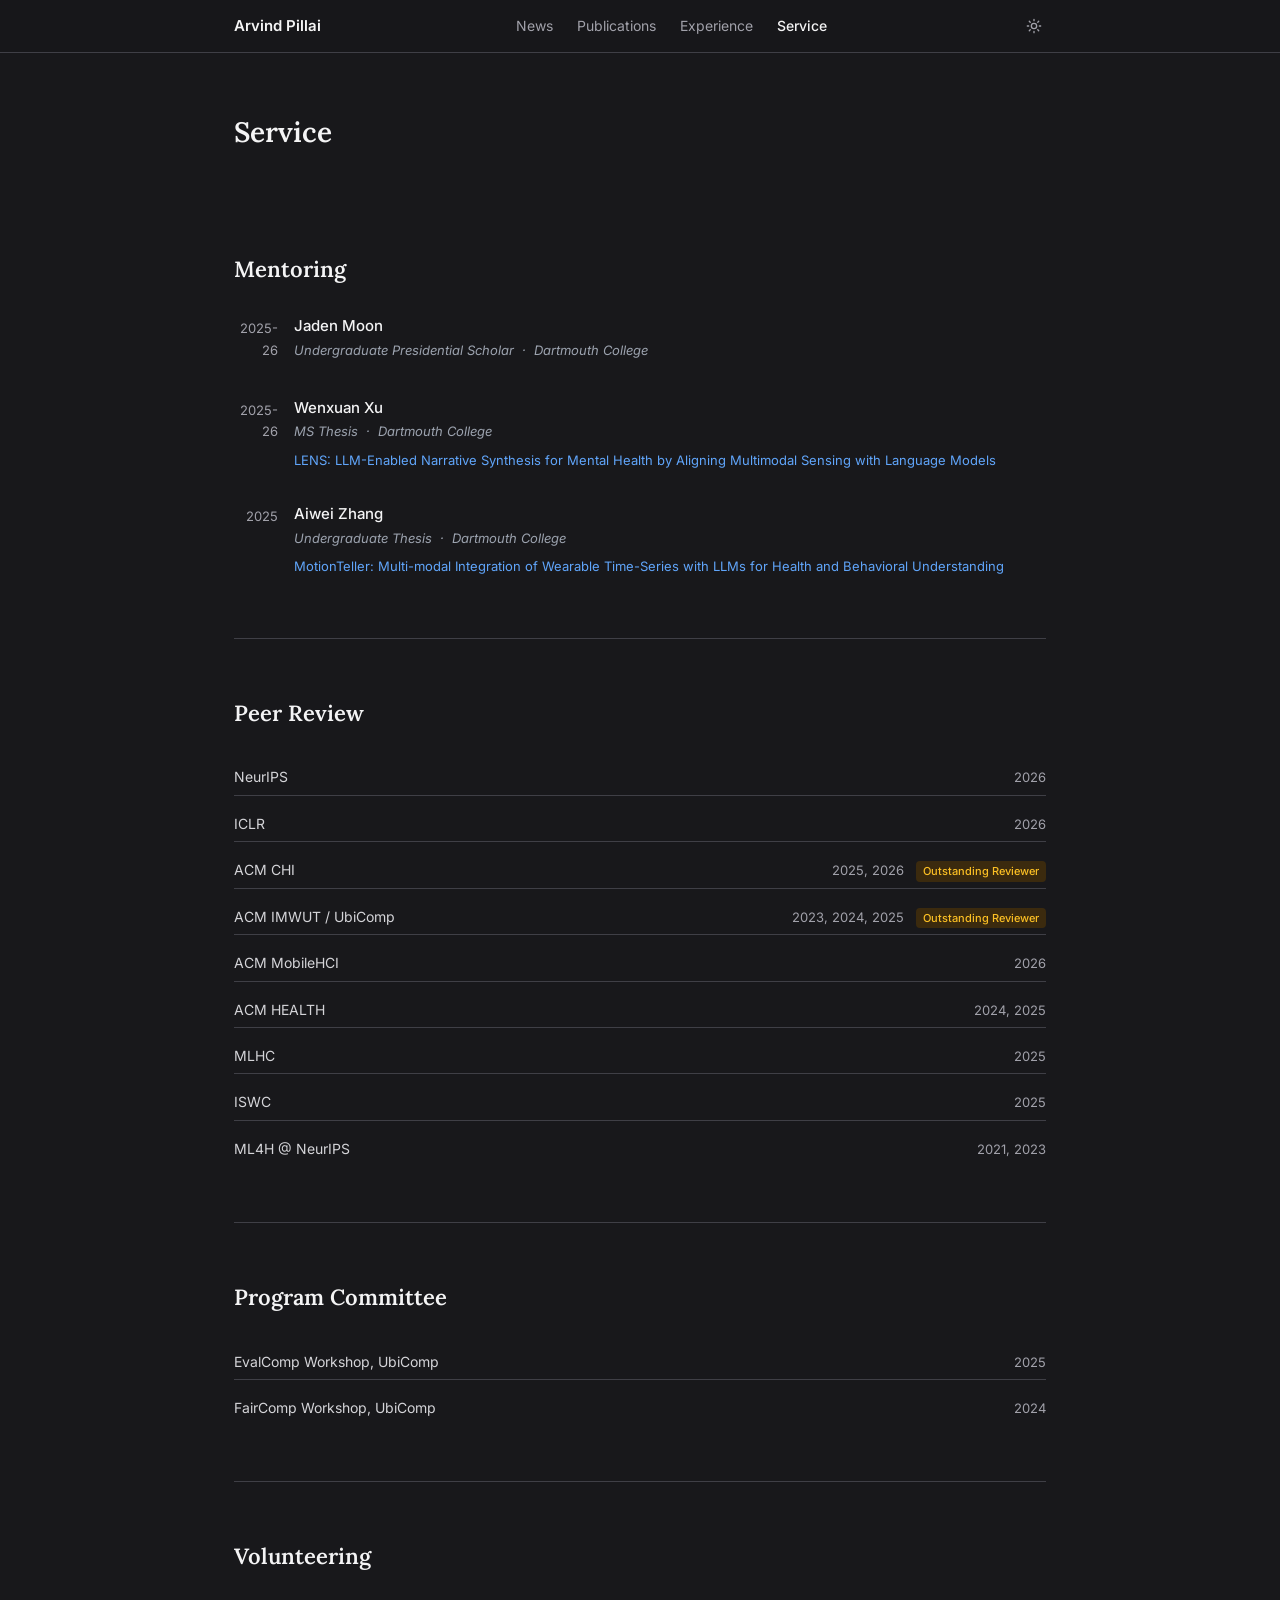
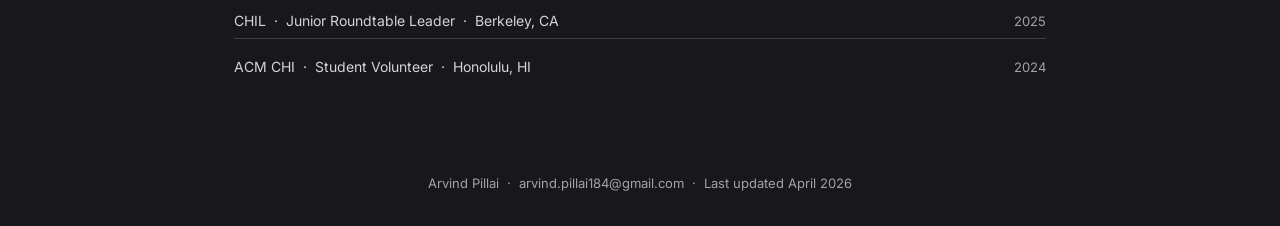
<file: service.html>
<!DOCTYPE html>
<html lang="en">
<head>
  <meta charset="UTF-8" />
  <meta name="viewport" content="width=device-width, initial-scale=1.0" />
  <title>Service — Arvind Pillai</title>
  <link rel="preconnect" href="https://fonts.googleapis.com" />
  <link rel="preconnect" href="https://fonts.gstatic.com" crossorigin />
  <link href="https://fonts.googleapis.com/css2?family=Inter:wght@300;400;500;600&family=Lora:ital,wght@0,400;0,600;1,400&display=swap" rel="stylesheet" />
  <link rel="stylesheet" href="style.css" />
  <script>(function(){var t=localStorage.getItem('theme')||'dark';document.documentElement.setAttribute('data-theme',t);})();</script>
</head>
<body>

<nav>
  <div class="nav-inner">
    <a class="nav-name" href="index.html">Arvind Pillai</a>
    <div class="nav-links">
      <a href="index.html#news">News</a>
      <a href="publications.html">Publications</a>
      <a href="experience.html">Experience</a>
      <a href="service.html" class="active">Service</a>
    </div>
    <button class="theme-toggle" id="theme-toggle" aria-label="Toggle light/dark mode">
      <svg class="icon-sun" width="16" height="16" viewBox="0 0 24 24" fill="none" stroke="currentColor" stroke-width="2" stroke-linecap="round" stroke-linejoin="round"><circle cx="12" cy="12" r="4"/><path d="M12 2v2M12 20v2M4.93 4.93l1.41 1.41M17.66 17.66l1.41 1.41M2 12h2M20 12h2M4.93 19.07l1.41-1.41M17.66 6.34l1.41-1.41"/></svg>
      <svg class="icon-moon" width="16" height="16" viewBox="0 0 24 24" fill="none" stroke="currentColor" stroke-width="2" stroke-linecap="round" stroke-linejoin="round"><path d="M21 12.79A9 9 0 1 1 11.21 3 7 7 0 0 0 21 12.79z"/></svg>
    </button>
  </div>
</nav>

<div class="container">
  <h1 class="page-title">Service</h1>

  <!-- Mentoring -->
  <section>
    <h2>Mentoring</h2>
    <div class="pub-list">

      <div class="pub">
        <span class="pub-year">2025-26</span>
        <div class="pub-body">
          <p class="pub-title">Jaden Moon</p>
          <p class="pub-venue">Undergraduate Presidential Scholar &nbsp;·&nbsp; Dartmouth College</p>
        </div>
      </div>

      <div class="pub">
        <span class="pub-year">2025-26</span>
        <div class="pub-body">
          <p class="pub-title">Wenxuan Xu</p>
          <p class="pub-venue">MS Thesis &nbsp;·&nbsp; Dartmouth College</p>
          <p class="pub-authors" style="margin-top:5px">
            <a href="https://arxiv.org/abs/2512.23025" target="_blank" style="color:var(--accent);text-decoration:none;font-size:13px">LENS: LLM-Enabled Narrative Synthesis for Mental Health by Aligning Multimodal Sensing with Language Models</a>
          </p>
        </div>
      </div>

      <div class="pub">
        <span class="pub-year">2025</span>
        <div class="pub-body">
          <p class="pub-title">Aiwei Zhang</p>
          <p class="pub-venue">Undergraduate Thesis &nbsp;·&nbsp; Dartmouth College</p>
          <p class="pub-authors" style="margin-top:5px">
            <a href="https://arxiv.org/abs/2512.21506" target="_blank" style="color:var(--accent);text-decoration:none;font-size:13px">MotionTeller: Multi-modal Integration of Wearable Time-Series with LLMs for Health and Behavioral Understanding</a>
          </p>
        </div>
      </div>

    </div>
  </section>

  <!-- Peer Review -->
  <section>
    <h2>Peer Review</h2>
    <div class="service-list">
      <div class="service-item">
        <span class="service-venue">NeurIPS</span>
        <span class="service-years">2026</span>
      </div>

      <div class="service-item">
        <span class="service-venue">ICLR</span>
        <span class="service-years">2026</span>
      </div>

      <div class="service-item">
        <span class="service-venue">ACM CHI</span>
        <span class="service-years">2025, 2026 &nbsp;<span class="badge badge-award" style="font-size:11px">Outstanding Reviewer</span></span>
      </div>

      <div class="service-item">
        <span class="service-venue">ACM IMWUT / UbiComp</span>
        <span class="service-years">2023, 2024, 2025 &nbsp;<span class="badge badge-award" style="font-size:11px">Outstanding Reviewer</span></span>
      </div>

      <div class="service-item">
        <span class="service-venue">ACM MobileHCI</span>
        <span class="service-years">2026</span>
      </div>

      <div class="service-item">
        <span class="service-venue">ACM HEALTH</span>
        <span class="service-years">2024, 2025</span>
      </div>

      <div class="service-item">
        <span class="service-venue">MLHC</span>
        <span class="service-years">2025</span>
      </div>

      <div class="service-item">
        <span class="service-venue">ISWC</span>
        <span class="service-years">2025</span>
      </div>

      <div class="service-item">
        <span class="service-venue">ML4H @ NeurIPS</span>
        <span class="service-years">2021, 2023</span>
      </div>

    </div>
  </section>

  <!-- Program Committee -->
  <section>
    <h2>Program Committee</h2>
    <div class="service-list">

      <div class="service-item">
        <span class="service-venue">EvalComp Workshop, UbiComp</span>
        <span class="service-years">2025</span>
      </div>

      <div class="service-item">
        <span class="service-venue">FairComp Workshop, UbiComp</span>
        <span class="service-years">2024</span>
      </div>

    </div>
  </section>

  <!-- Volunteering -->
  <section>
    <h2>Volunteering</h2>
    <div class="service-list">

      <div class="service-item">
        <span class="service-venue">CHIL &nbsp;·&nbsp; Junior Roundtable Leader &nbsp;·&nbsp; Berkeley, CA</span>
        <span class="service-years">2025</span>
      </div>

      <div class="service-item">
        <span class="service-venue">ACM CHI &nbsp;·&nbsp; Student Volunteer &nbsp;·&nbsp; Honolulu, HI</span>
        <span class="service-years">2024</span>
      </div>

    </div>
  </section>

</div>

<footer>
  <p>
    Arvind Pillai &nbsp;·&nbsp;
    <a href="mailto:arvind.pillai184@gmail.com">arvind.pillai184@gmail.com</a>
    &nbsp;·&nbsp;
    Last updated April 2026
  </p>
</footer>

<script>
  document.getElementById('theme-toggle').addEventListener('click', function() {
    var html = document.documentElement;
    var next = html.getAttribute('data-theme') === 'light' ? 'dark' : 'light';
    html.setAttribute('data-theme', next);
    localStorage.setItem('theme', next);
  });
</script>
</body>
</html>
</file>
<file: style.css>
*, *::before, *::after { box-sizing: border-box; margin: 0; padding: 0; }

:root {
  color-scheme: dark;
  --bg:             #18181b;
  --surface:        #27272a;
  --text:           #f4f4f5;
  --muted:          #a1a1aa;
  --accent:         #60a5fa;
  --accent-light:   #1e3a5f;
  --border:         #3f3f46;
  --text-secondary: #d4d4d8;
  --nav-bg:         rgba(24,24,27,.92);
  --max-w:          860px;
}

[data-theme="light"] {
  color-scheme: light;
  --bg:             #ffffff;
  --surface:        #f3f4f6;
  --text:           #111827;
  --muted:          #6b7280;
  --accent:         #2563eb;
  --accent-light:   #dbeafe;
  --border:         #e5e7eb;
  --text-secondary: #374151;
  --nav-bg:         rgba(255,255,255,0.92);
}

html { scroll-behavior: smooth; }

body {
  font-family: 'Inter', sans-serif;
  background: var(--bg);
  color: var(--text);
  line-height: 1.65;
  font-size: 15px;
}

/* ── Nav ── */
nav {
  position: sticky; top: 0; z-index: 100;
  background: var(--nav-bg);
  backdrop-filter: blur(8px);
  border-bottom: 1px solid var(--border);
}
.nav-inner {
  max-width: var(--max-w);
  margin: 0 auto;
  padding: 0 24px;
  height: 52px;
  display: flex;
  align-items: center;
  justify-content: space-between;
}
.nav-name {
  font-weight: 600;
  font-size: 15px;
  color: var(--text);
  text-decoration: none;
}
.nav-links { display: flex; gap: 24px; }
.nav-links a {
  text-decoration: none;
  color: var(--muted);
  font-size: 14px;
  font-weight: 400;
  transition: color .15s;
}
.nav-links a:hover  { color: var(--accent); }
.nav-links a.active { color: var(--text); font-weight: 500; }

/* ── Layout ── */
.container {
  max-width: var(--max-w);
  margin: 0 auto;
  padding: 0 24px;
}

section { padding: 56px 0; border-bottom: 1px solid var(--border); background: var(--bg); }
section:last-of-type { border-bottom: none; }
#news, #experience { background: var(--surface); }

h1.page-title {
  font-family: 'Lora', serif;
  font-size: 28px;
  font-weight: 600;
  padding: 56px 0 40px;
}

h2 {
  font-family: 'Lora', serif;
  font-size: 22px;
  font-weight: 600;
  margin-bottom: 28px;
  color: var(--text);
}

h3 {
  font-family: 'Lora', serif;
  font-size: 17px;
  font-weight: 600;
  margin-bottom: 20px;
  color: var(--muted);
  text-transform: uppercase;
  letter-spacing: .04em;
  font-style: normal;
}

/* ── Hero ── */
#about { padding-top: 64px; padding-bottom: 56px; }
.hero { display: block; overflow: hidden; }
.hero-photo {
  float: right;
  margin: 4px 0 16px 32px;
  width: 148px; height: 148px;
  border-radius: 10px;
  background: var(--accent-light);
  overflow: hidden;
  border: 3px solid var(--border);
}
.hero-photo img { width: 100%; height: 100%; object-fit: cover; }
.hero-photo-placeholder {
  width: 100%; height: 100%;
  display: flex; align-items: center; justify-content: center;
  font-size: 48px; color: var(--accent);
  background: var(--accent-light);
}
.hero-info h1 {
  font-family: 'Lora', serif;
  font-size: 30px; font-weight: 600;
  margin-bottom: 4px;
}
.hero-title { color: var(--muted); font-size: 14px; margin-bottom: 16px; }
.hero-bio { font-size: 15px; line-height: 1.7; color: var(--text-secondary); margin-bottom: 20px; }
.hero-links { display: flex; flex-wrap: wrap; gap: 10px; }
.hero-links a {
  display: inline-flex; align-items: center; gap: 5px;
  padding: 5px 12px;
  border: 1px solid var(--border);
  border-radius: 6px;
  font-size: 13px;
  text-decoration: none;
  color: var(--text);
  background: var(--surface);
  transition: border-color .15s, color .15s;
}
.hero-links a:hover { border-color: var(--accent); color: var(--accent); }

/* ── News ── */
.news-scroll {
  position: relative;
}
.news-scroll::after {
  content: '';
  position: absolute;
  bottom: 0; left: 0; right: 0;
  height: 48px;
  background: linear-gradient(to bottom, transparent, var(--surface));
  pointer-events: none;
}
.news-list {
  display: flex;
  flex-direction: column;
  gap: 10px;
  max-height: 210px;
  overflow-y: auto;
  padding-bottom: 12px;
  scrollbar-width: thin;
  scrollbar-color: var(--border) transparent;
}
.news-list::-webkit-scrollbar { width: 4px; }
.news-list::-webkit-scrollbar-track { background: transparent; }
.news-list::-webkit-scrollbar-thumb { background: var(--border); border-radius: 2px; }
.news-item { display: flex; gap: 16px; font-size: 14px; line-height: 1.55; }
.news-date {
  flex-shrink: 0; width: 80px;
  color: var(--muted); font-size: 13px; padding-top: 1px;
}
.news-text { color: var(--text-secondary); }
.news-text a { color: var(--accent); text-decoration: none; }
.news-text a:hover { text-decoration: underline; }

/* ── Badges ── */
.badge {
  display: inline-block;
  padding: 1px 7px; border-radius: 4px;
  font-size: 11px; font-weight: 500;
  margin-left: 4px; vertical-align: middle;
}
.badge-award { background: #3b2a0e; color: #fbbf24; }
.badge-new   { background: #0f2d1a; color: #4ade80; }

/* ── Publications ── */
.pub-list { display: flex; flex-direction: column; gap: 28px; }
.pub { display: flex; gap: 16px; }
.pub-year {
  flex-shrink: 0; width: 44px;
  font-size: 13px; color: var(--muted);
  padding-top: 3px; text-align: right;
}
.pub-title {
  font-size: 15px; font-weight: 500;
  color: var(--text); margin-bottom: 3px; line-height: 1.45;
}
.pub-authors { font-size: 13px; color: var(--muted); margin-bottom: 4px; }
.pub-authors .me { color: var(--text); font-weight: 500; }
.pub-venue {
  font-size: 13px; color: #9ca3af;
  font-style: italic; margin-bottom: 7px;
}
.pub-venue .venue-name { font-style: normal; font-weight: 500; }
.pub-links { display: flex; flex-wrap: wrap; gap: 6px; }
.pub-link {
  font-size: 12px; padding: 2px 9px;
  border-radius: 4px; text-decoration: none;
  border: 1px solid var(--border);
  color: var(--accent); background: var(--surface);
  transition: background .15s, border-color .15s;
}
.pub-link:hover { background: var(--accent-light); border-color: var(--accent); }
.pub-award {
  display: inline-flex; align-items: center; gap: 4px;
  font-size: 12px; color: #fbbf24;
  background: #3b2a0e; border-radius: 4px;
  padding: 2px 8px; margin-bottom: 6px;
}

/* ── Section header with "see all" link ── */
.section-header {
  display: flex;
  align-items: baseline;
  justify-content: space-between;
  margin-bottom: 28px;
}
.section-header h2 { margin-bottom: 0; }
.see-all {
  font-size: 13px;
  color: var(--accent);
  text-decoration: none;
  white-space: nowrap;
}
.see-all:hover { text-decoration: underline; }

/* ── Experience ── */
.exp-list { display: flex; flex-direction: column; gap: 28px; }
.exp { display: flex; gap: 16px; align-items: flex-start; }
.exp-logo {
  flex-shrink: 0;
  width: 40px; height: 40px;
  border-radius: 8px;
  border: 1px solid var(--border);
  background: var(--surface);
  display: flex; align-items: center; justify-content: center;
  font-size: 18px;
  overflow: hidden;
}
.exp-logo img {
  width: 100%; height: 100%;
  object-fit: contain;
  padding: 6px;
}
.exp-logo-initial {
  font-size: 14px;
  font-weight: 700;
  letter-spacing: -0.01em;
}
.exp-role { font-size: 15px; font-weight: 500; }
.exp-org  { font-size: 14px; color: var(--accent); margin-top: 1px; }
.exp-meta { font-size: 13px; color: var(--muted); margin-top: 2px; }
.exp-desc { font-size: 14px; color: var(--text-secondary); margin-top: 6px; line-height: 1.6; }
.exp-desc ul { padding-left: 18px; margin-top: 4px; }
.exp-desc li { margin-bottom: 3px; }

/* ── Service ── */
.service-list { display: flex; flex-direction: column; gap: 10px; }
.service-item {
  display: flex;
  justify-content: space-between;
  align-items: baseline;
  gap: 16px;
  font-size: 14px;
  padding: 6px 0;
  border-bottom: 1px solid var(--border);
}
.service-item:last-child { border-bottom: none; }
.service-venue { color: var(--text-secondary); }
.service-years { flex-shrink: 0; color: var(--muted); font-size: 13px; }

/* ── Footer ── */
footer {
  text-align: center;
  padding: 32px 24px;
  font-size: 13px;
  color: var(--muted);
}
footer a { color: var(--muted); text-decoration: none; }
footer a:hover { color: var(--accent); }

/* ── Shared utility ── */
a.accent-link { color: var(--accent); text-decoration: none; }
a.accent-link:hover { text-decoration: underline; }

/* ── Theme toggle ── */
.theme-toggle {
  background: none; border: none; cursor: pointer;
  color: var(--muted); padding: 4px;
  display: flex; align-items: center; justify-content: center;
  border-radius: 6px;
  transition: color .15s, background .15s;
  flex-shrink: 0;
}
.theme-toggle:hover { color: var(--text); background: var(--surface); }
.icon-moon { display: none; }
[data-theme="light"] .icon-sun  { display: none; }
[data-theme="light"] .icon-moon { display: block; }

/* ── Responsive ── */
@media (max-width: 600px) {
  .hero-photo { float: none; margin: 0 auto 20px; display: block; }
  .hero-links { justify-content: center; }
  .pub { flex-direction: column; gap: 6px; }
  .pub-year { width: auto; text-align: left; }
  .nav-links { gap: 16px; }
  h1.page-title { padding-top: 40px; }
}
</file>
